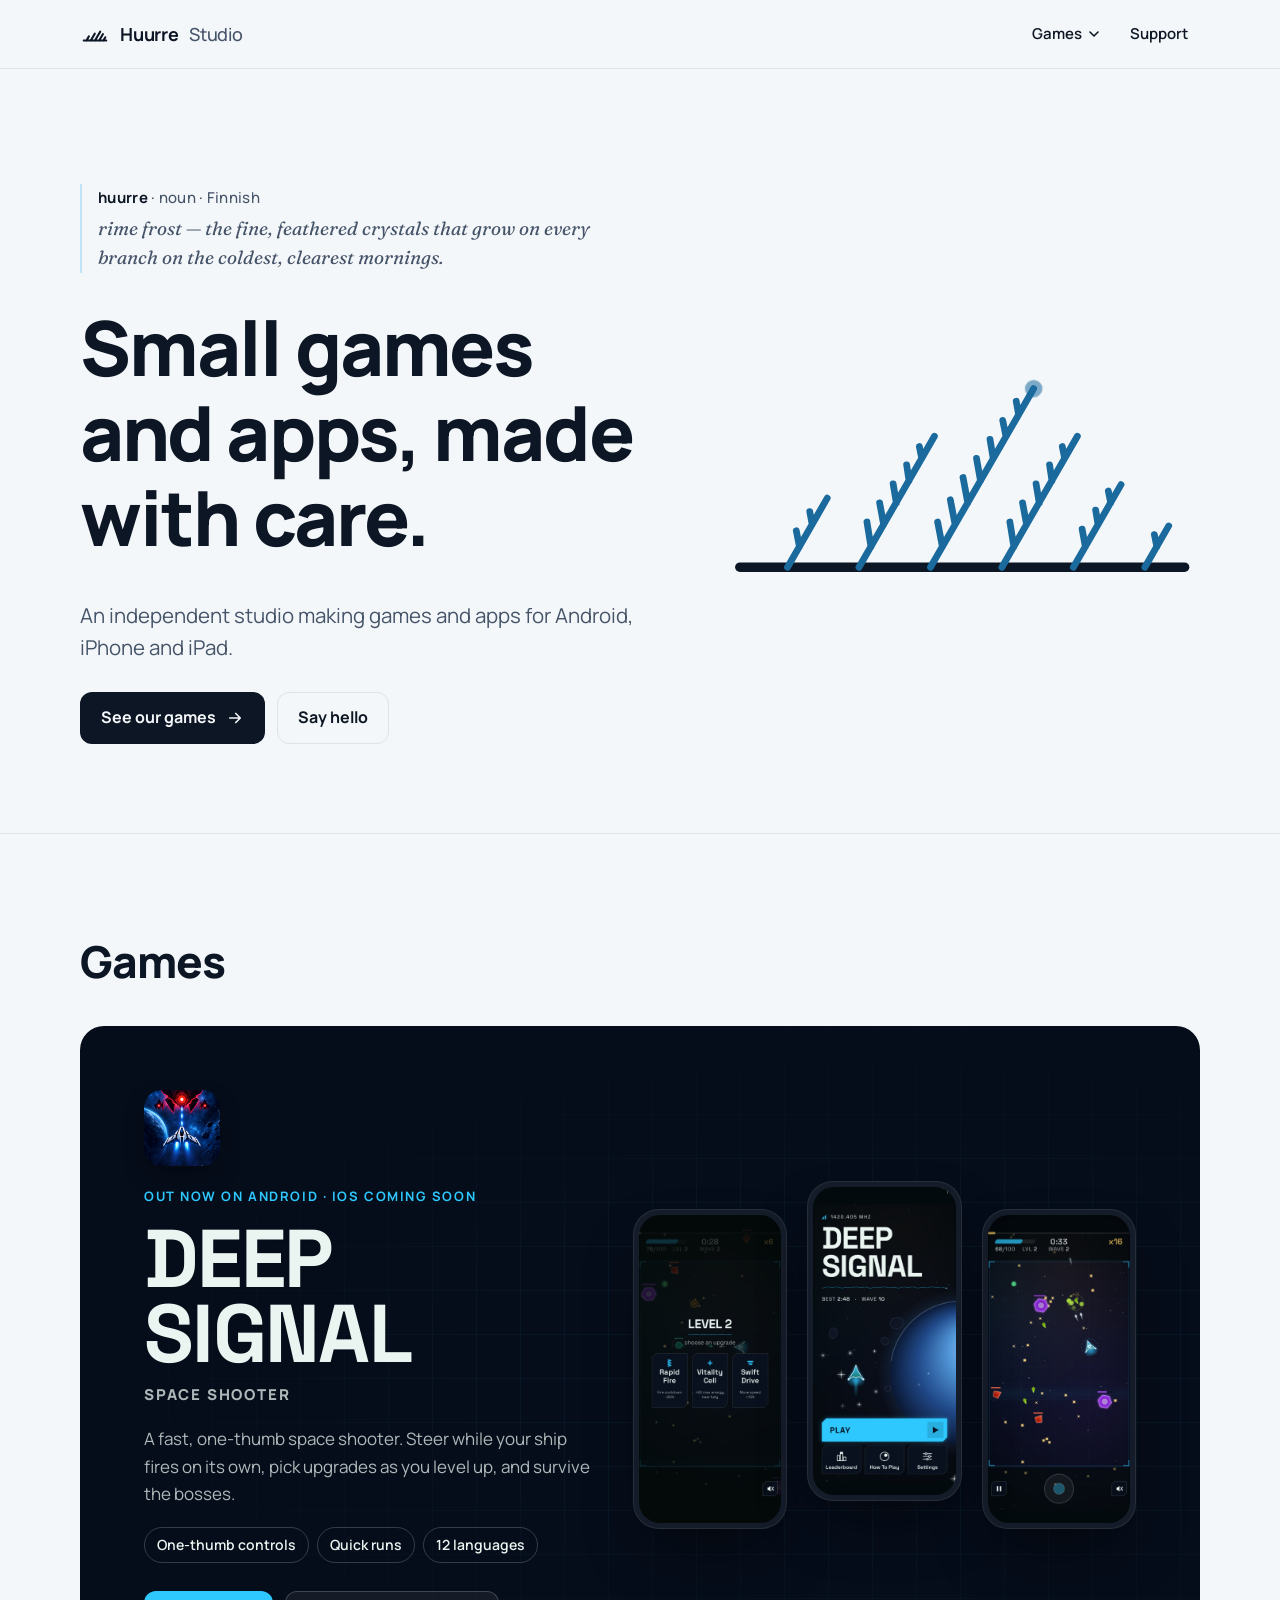
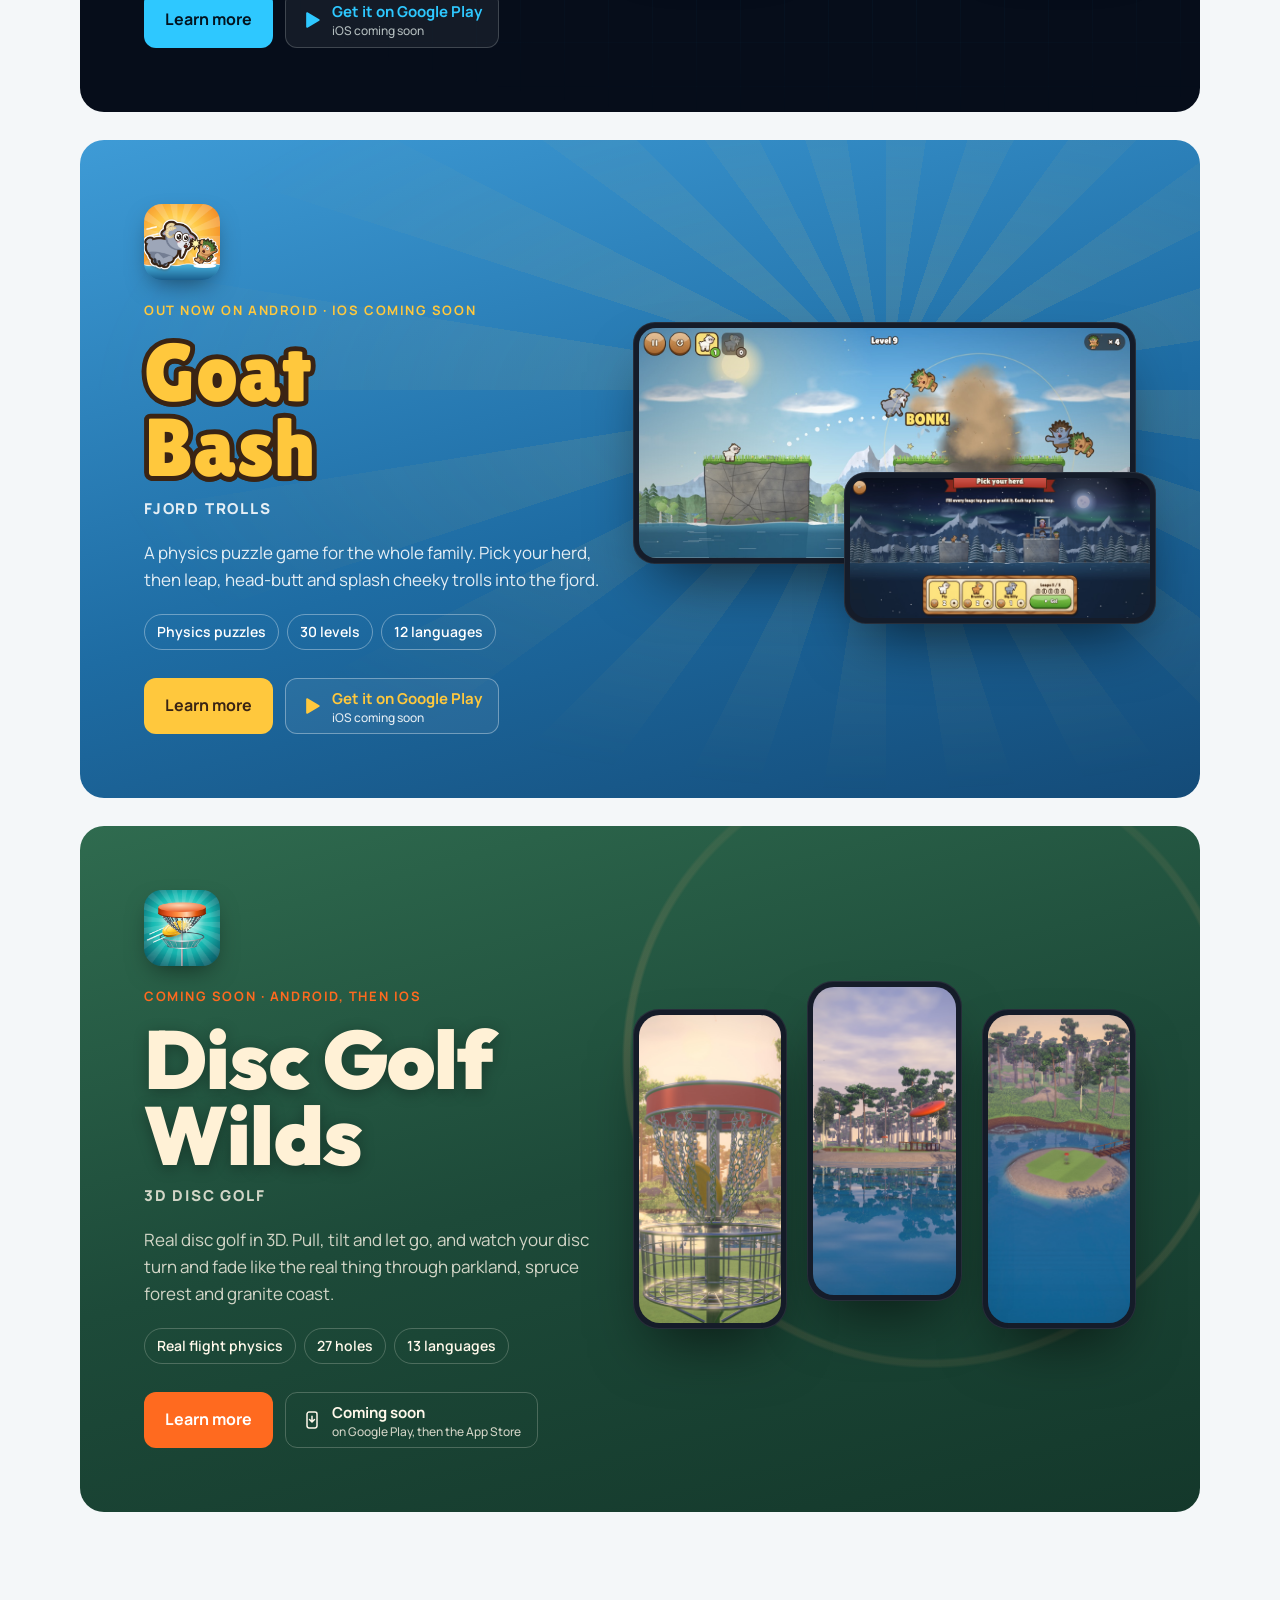
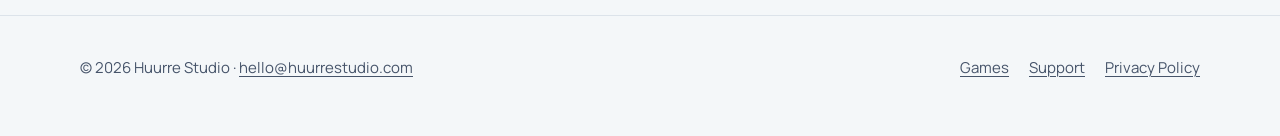
<file: index.html>
<!doctype html>
<html lang="en">
<head>
<meta charset="utf-8">
<meta name="viewport" content="width=device-width, initial-scale=1">
<title>Huurre Studio — small games and apps, made with care</title>
<meta name="description" content="Huurre Studio is an independent studio making games and apps for Android, iPhone and iPad.">
<link rel="canonical" href="https://huurrestudio.com/">
<meta property="og:type" content="website">
<meta property="og:title" content="Huurre Studio — small games and apps, made with care">
<meta property="og:description" content="Huurre Studio is an independent studio making games and apps for Android, iPhone and iPad.">
<meta property="og:image" content="https://huurrestudio.com/assets/og-image.png">
<meta name="twitter:card" content="summary_large_image">
<meta name="theme-color" content="#F4F7F9" media="(prefers-color-scheme: light)">
<meta name="theme-color" content="#0A111B" media="(prefers-color-scheme: dark)">
<link rel="icon" href="/favicon.svg" type="image/svg+xml">
<link rel="apple-touch-icon" href="/apple-touch-icon.png">
<link rel="preconnect" href="https://fonts.googleapis.com">
<link rel="preconnect" href="https://fonts.gstatic.com" crossorigin>
<link href="https://fonts.googleapis.com/css2?family=Fraunces:ital,opsz,wght@1,9..144,400&family=Lilita+One&family=Manrope:wght@400;500;600;700;800&family=Outfit:wght@900&family=Space+Grotesk:wght@700&display=swap" rel="stylesheet">
<link rel="stylesheet" href="/assets/site.css?v=d236c60b64">
<script src="/assets/site.js?v=861329c727" defer></script>
</head><body>
<a class="skip" href="#main">Skip to content</a>

<header class="site-header">
  <div class="wrap">
    <a class="brand" href="/" aria-label="Huurre Studio, home">
      <svg viewBox="0 0 64 64" fill="none" stroke="currentColor" stroke-width="4.5" stroke-linecap="round" aria-hidden="true"><path d="M8 46H56M14 46 19 37M23 46 31.5 31.3M32 46 43 27M41 46 49 32.1M50 46 54 39.1"/></svg>
      Huurre <span>Studio</span>
    </a>
    <nav class="nav" aria-label="Main">
      <details class="menu">
        <summary>Games <svg class="chev" viewBox="0 0 24 24" fill="none" stroke="currentColor" stroke-width="2.4" stroke-linecap="round" stroke-linejoin="round" aria-hidden="true"><path d="M6 9l6 6 6-6"/></svg></summary>
        <ul class="menu-list">
          <li><a href="/deep-signal/">
            <img src="/assets/deep-signal/icon.png" width="256" height="256" alt="">
            <span><strong>Deep Signal</strong><small>Space Shooter</small></span>
          </a></li>
          <li><a href="/goat-bash/">
            <img src="/assets/goat-bash/icon.png" width="256" height="256" alt="">
            <span><strong>Goat Bash</strong><small>Fjord Trolls</small></span>
          </a></li>
          <li><a href="/disc-golf-wilds/">
            <img src="/assets/disc-golf-wilds/icon.png" width="256" height="256" alt="">
            <span><strong>Disc Golf Wilds</strong><small>3D Disc Golf</small></span>
          </a></li>
          <li class="menu-all"><a href="/#games">All games</a></li>
        </ul>
      </details>
      <a href="/support/">Support</a>
    </nav>
  </div>
</header>

<main id="main">
  <div class="hero">
    <div class="wrap">
      <div>
        <div class="definition">
          <div class="term">huurre <em>· noun · Finnish</em></div>
          <p>rime frost — the fine, feathered crystals that grow on every branch on the coldest, clearest mornings.</p>
        </div>
        <h1>Small games and apps, made with care.</h1>
        <p class="lede">An independent studio making games and apps for Android, iPhone and iPad.</p>
        <div class="btns">
          <a class="btn btn-primary" href="#games">See our games
            <svg viewBox="0 0 24 24" fill="none" stroke="currentColor" stroke-width="2.2" stroke-linecap="round" stroke-linejoin="round" aria-hidden="true"><path d="M5 12h14M13 6l6 6-6 6"/></svg>
          </a>
          <a class="btn btn-ghost" href="mailto:hello@huurrestudio.com">Say hello</a>
        </div>
      </div>
      <div class="hero-art" aria-hidden="true">
        <svg viewBox="2 16 60 33" fill="none" stroke-width="0.85" stroke-linecap="round">
          <path class="twig" stroke-width="1.2" d="M4 46H60"/>
          <path class="needle" d="M10 46 15.0 37.3M11.5 43.4 11.1 41.4M13.1 40.6 12.8 39.0"/>
          <path class="needle" d="M19 46 28.5 29.5M20.5 43.4 20.0 40.3M22.1 40.6 21.6 37.9M23.7 37.9 23.3 35.5M25.3 35.1 25.0 33.1M26.9 32.3 26.6 30.8"/>
          <path class="needle" d="M28 46 41.0 23.5M29.5 43.4 28.9 40.3M31.1 40.6 30.5 37.5M32.7 37.9 32.1 34.7M34.3 35.1 33.8 32.3M35.9 32.3 35.5 29.9M37.5 29.5 37.1 27.5M39.1 26.8 38.8 25.1"/>
          <path class="needle" d="M37 46 46.5 29.5M38.5 43.4 38.0 40.3M40.1 40.6 39.6 37.9M41.7 37.9 41.3 35.5M43.3 35.1 43.0 33.1M44.9 32.3 44.6 30.8"/>
          <path class="needle" d="M46 46 52.0 35.6M47.5 43.4 47.1 41.2M49.1 40.6 48.8 38.8M50.7 37.9 50.4 36.4"/>
          <path class="needle" d="M55 46 58.0 40.8M56.5 43.4 56.2 41.9"/>
          <circle class="crystal" cx="41" cy="23.5" r="1.1"/>
        </svg>
      </div>
    </div>
  </div>

  <hr class="rule">

  <section id="games" aria-labelledby="games-title">
    <div class="wrap">
      <div class="section-head">
        <h2 id="games-title">Games</h2>
      </div>
      <div class="game-list">
      <article class="game game--deep-signal" aria-labelledby="deep-signal-title">
        <div class="game-text">
          <img class="game-icon" src="/assets/deep-signal/icon.png" width="256" height="256" alt="">
          <p class="eyebrow">Out now on Android · iOS coming soon</p>
          <h3 id="deep-signal-title" class="game-title">Deep<br>Signal</h3>
          <p class="game-sub">Space Shooter</p>
          <p class="game-summary">A fast, one-thumb space shooter. Steer while your ship fires on its own, pick upgrades as you level up, and survive the bosses.</p>
          <ul class="chips" aria-label="Highlights"><li>One-thumb controls</li><li>Quick runs</li><li>12 languages</li></ul>
          <div class="btns">
            <a class="btn btn-primary" href="/deep-signal/">Learn more</a>
            <a class="badge-soon badge-store" href="https://play.google.com/store/apps/details?id=com.huurrestudio.deepsignal" rel="noopener"><svg viewBox="0 0 24 24" fill="currentColor" aria-hidden="true"><path d="M5 3.6v16.8c0 .8.9 1.3 1.6.9l14.1-8.4c.7-.4.7-1.4 0-1.8L6.6 2.7C5.9 2.3 5 2.8 5 3.6z"/></svg><span>Get it on Google Play<small>iOS coming soon</small></span></a>
          </div>
        </div>
        <div class="shots shots--portrait">
          <div class="shot"><img src="/assets/deep-signal/upgrade.jpg" width="720" height="1558" alt="Deep Signal level-up screen: choose one of three upgrades — Rapid Fire, Vitality Cell or Swift Drive."></div>
          <div class="shot"><img src="/assets/deep-signal/menu.jpg" width="720" height="1558" alt="Deep Signal main menu: the title above a glowing signal trace, a ship rising past a blue planet, and a Play button." loading="lazy"></div>
          <div class="shot"><img src="/assets/deep-signal/gameplay.jpg" width="720" height="1558" alt="Deep Signal gameplay: the player&#x27;s ship firing at purple and red enemy ships, with glowing pickups and a x16 combo." loading="lazy"></div>
        </div>
      </article>

      <article class="game game--goat-bash" aria-labelledby="goat-bash-title">
        <div class="game-text">
          <img class="game-icon" src="/assets/goat-bash/icon.png" width="256" height="256" alt="">
          <p class="eyebrow">Out now on Android · iOS coming soon</p>
          <h3 id="goat-bash-title" class="game-title">Goat<br>Bash</h3>
          <p class="game-sub">Fjord Trolls</p>
          <p class="game-summary">A physics puzzle game for the whole family. Pick your herd, then leap, head-butt and splash cheeky trolls into the fjord.</p>
          <ul class="chips" aria-label="Highlights"><li>Physics puzzles</li><li>30 levels</li><li>12 languages</li></ul>
          <div class="btns">
            <a class="btn btn-primary" href="/goat-bash/">Learn more</a>
            <a class="badge-soon badge-store" href="https://play.google.com/store/apps/details?id=com.huurrestudio.goatbash" rel="noopener"><svg viewBox="0 0 24 24" fill="currentColor" aria-hidden="true"><path d="M5 3.6v16.8c0 .8.9 1.3 1.6.9l14.1-8.4c.7-.4.7-1.4 0-1.8L6.6 2.7C5.9 2.3 5 2.8 5 3.6z"/></svg><span>Get it on Google Play<small>iOS coming soon</small></span></a>
          </div>
        </div>
        <div class="shots shots--landscape">
          <div class="shot"><img src="/assets/goat-bash/action.jpg" width="1280" height="600" alt="Goat Bash gameplay: Big Billy head-butts a troll with a BONK!, a barrel of troll potion explodes and trolls fly towards the water."></div>
          <div class="shot"><img src="/assets/goat-bash/herd.jpg" width="1280" height="600" alt="The Pick your herd screen under the northern lights: two leaps for Pip, two for Bramble and one for Big Billy." loading="lazy"></div>
        </div>
      </article>

      <article class="game game--disc-golf-wilds" aria-labelledby="disc-golf-wilds-title">
        <div class="game-text">
          <img class="game-icon" src="/assets/disc-golf-wilds/icon.png" width="256" height="256" alt="">
          <p class="eyebrow">Coming soon · Android, then iOS</p>
          <h3 id="disc-golf-wilds-title" class="game-title">Disc Golf<br>Wilds</h3>
          <p class="game-sub">3D Disc Golf</p>
          <p class="game-summary">Real disc golf in 3D. Pull, tilt and let go, and watch your disc turn and fade like the real thing through parkland, spruce forest and granite coast.</p>
          <ul class="chips" aria-label="Highlights"><li>Real flight physics</li><li>27 holes</li><li>13 languages</li></ul>
          <div class="btns">
            <a class="btn btn-primary" href="/disc-golf-wilds/">Learn more</a>
            <span class="badge-soon" role="note"><svg viewBox="0 0 24 24" fill="none" stroke="currentColor" stroke-width="1.8" stroke-linecap="round" stroke-linejoin="round" aria-hidden="true"><rect x="6" y="2.5" width="12" height="19" rx="2.5"/><path d="M12 7.5v7M9 11.5l3 3 3-3"/></svg><span>Coming soon<small>on Google Play, then the App Store</small></span></span>
          </div>
        </div>
        <div class="shots shots--portrait">
          <div class="shot"><img src="/assets/disc-golf-wilds/chains.jpg" width="720" height="1280" alt="Disc Golf Wilds: a gold disc caught in the chains of a basket, backlit by the sunset at Granite Bay."></div>
          <div class="shot"><img src="/assets/disc-golf-wilds/water.jpg" width="720" height="1280" alt="Disc Golf Wilds: an orange disc flying low over a calm lake toward an island green, trees reflected in the water." loading="lazy"></div>
          <div class="shot"><img src="/assets/disc-golf-wilds/island.jpg" width="720" height="1280" alt="Disc Golf Wilds: an aerial view of the island green on Granite Bay hole 3, a wooden bridge leading across the water." loading="lazy"></div>
        </div>
      </article>
      </div>
    </div>
  </section>
</main>

<footer class="site-footer">
  <div class="wrap">
    <p style="margin:0">© 2026 Huurre Studio · <a href="mailto:hello@huurrestudio.com">hello@huurrestudio.com</a></p>
    <nav aria-label="Footer">
      <a href="/#games">Games</a>
      <a href="/support/">Support</a>
      <a href="/privacy/">Privacy Policy</a>
    </nav>
  </div>
</footer>
</body>
</html>
</file>
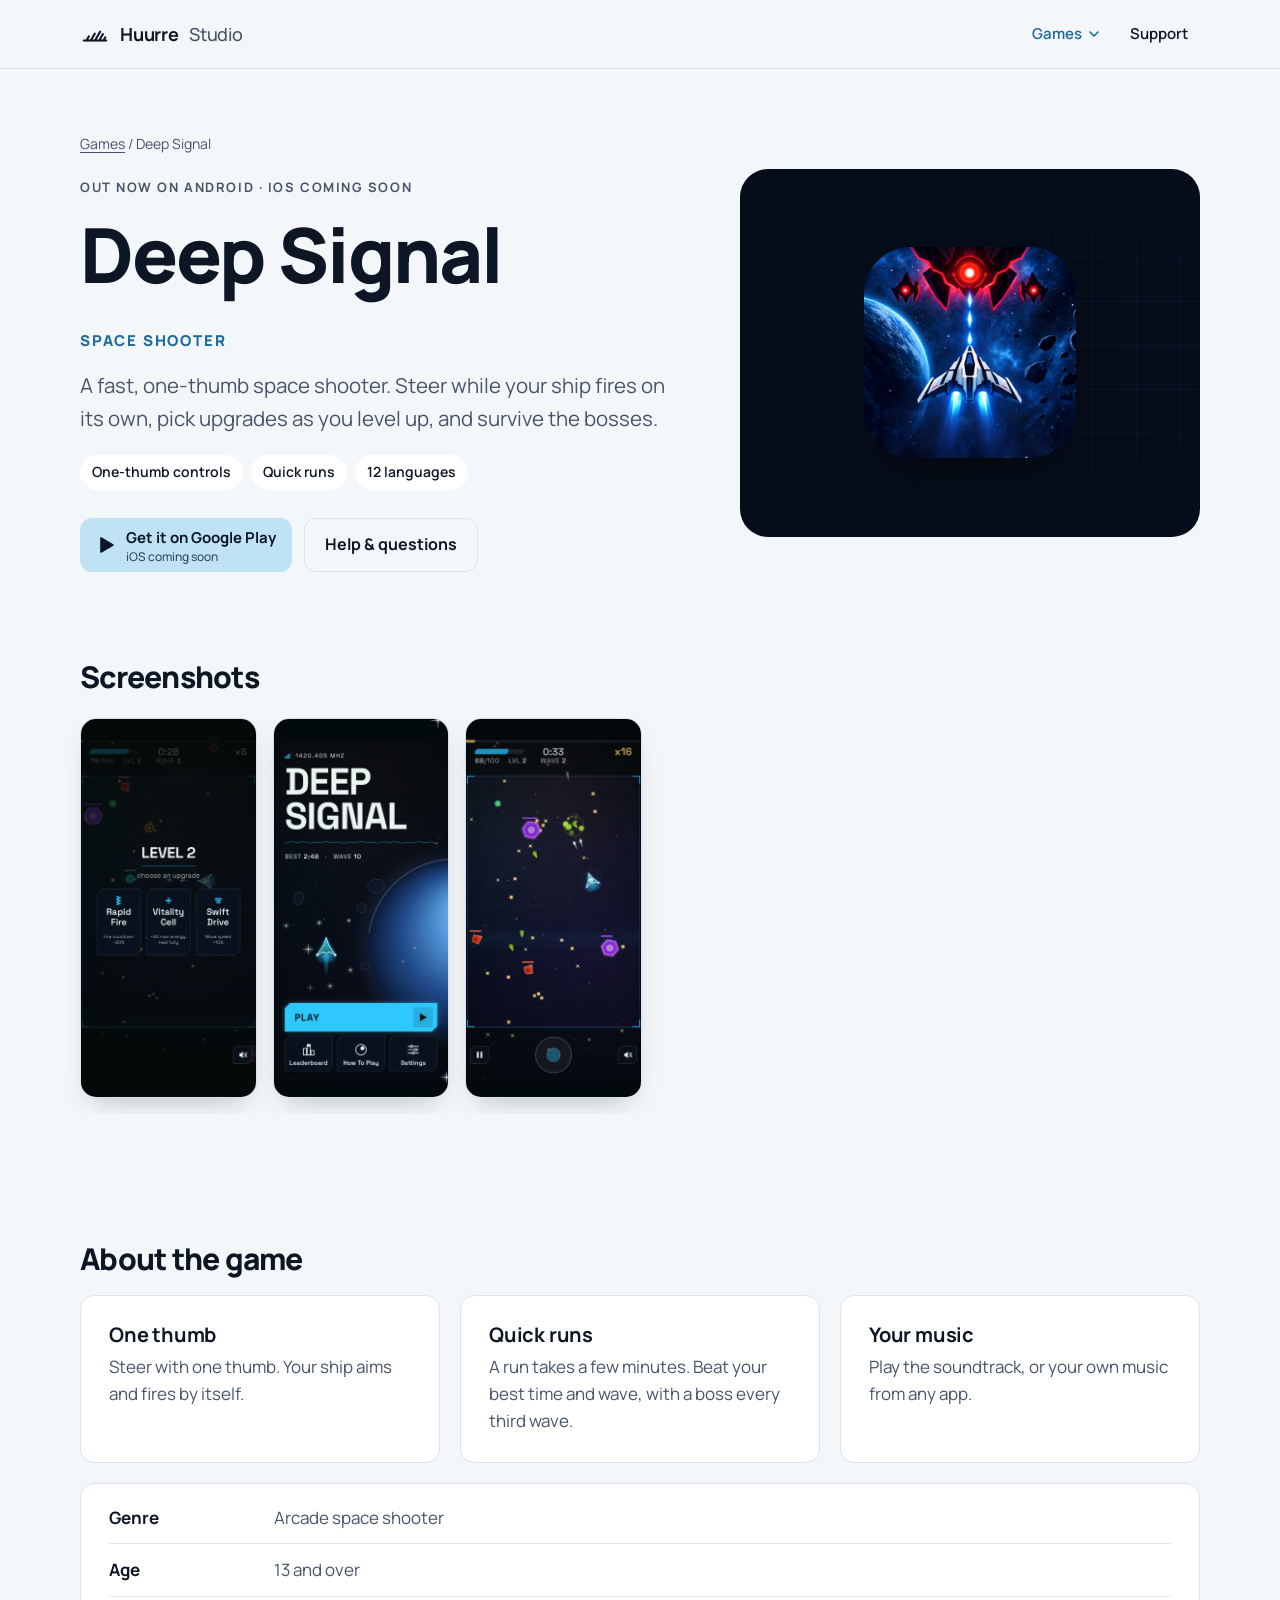
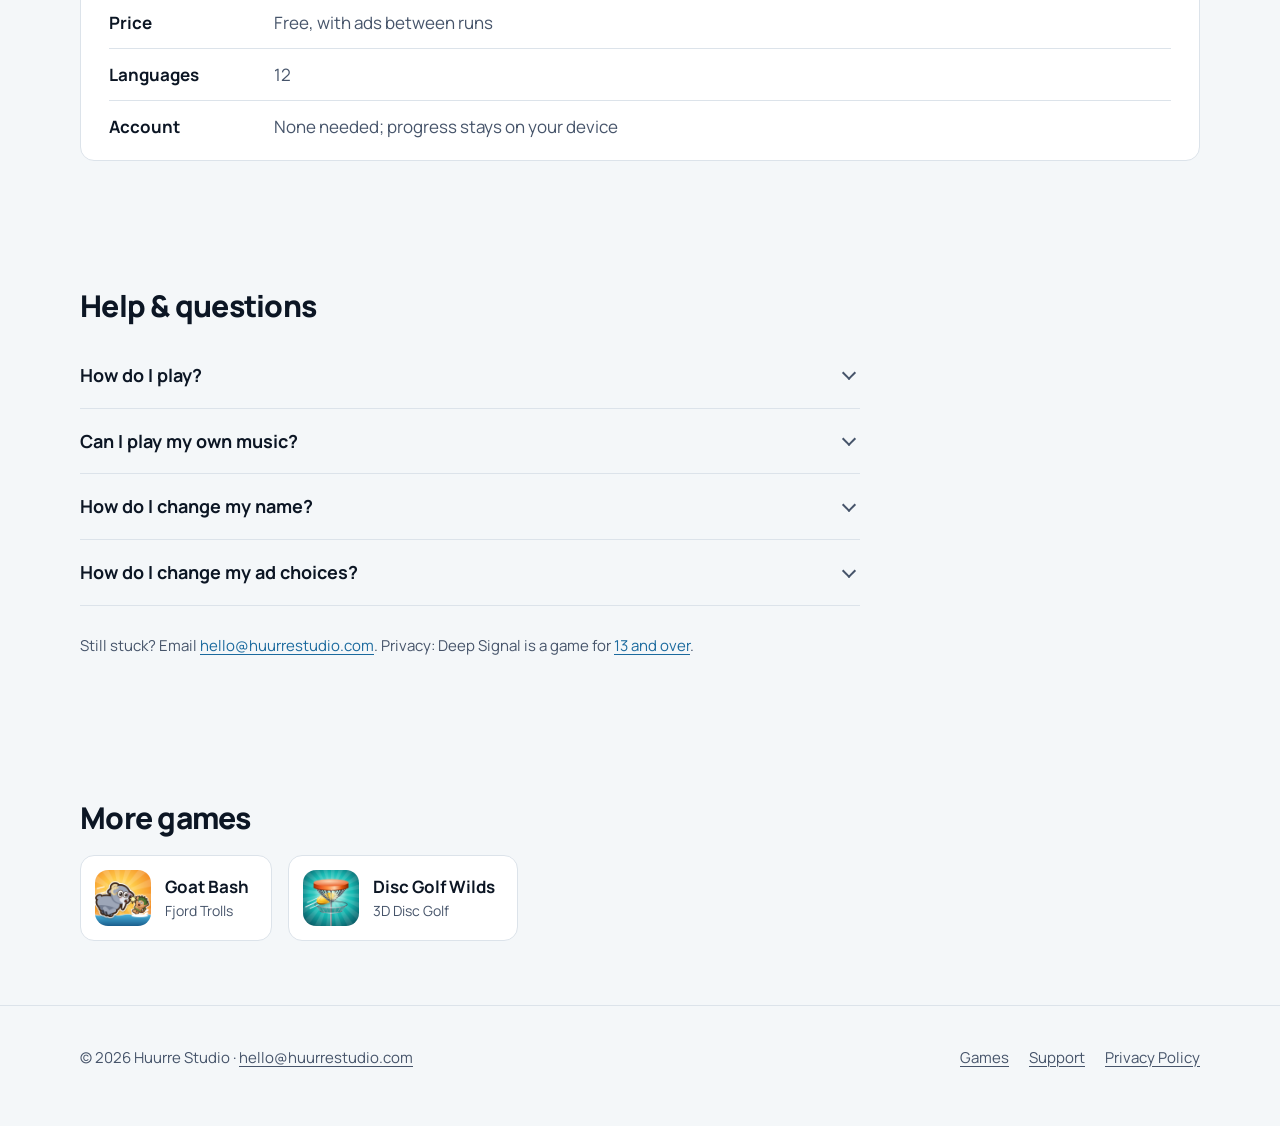
<file: deep-signal/index.html>
<!doctype html>
<html lang="en">
<head>
<meta charset="utf-8">
<meta name="viewport" content="width=device-width, initial-scale=1">
<title>Deep Signal: Space Shooter | Huurre Studio</title>
<meta name="description" content="Deep Signal: Space Shooter. A fast, one-thumb space shooter. Steer while your ship fires on its own, pick upgrades as you level up, and survive the bosses.">
<link rel="canonical" href="https://huurrestudio.com/deep-signal/">
<meta property="og:type" content="website">
<meta property="og:title" content="Deep Signal: Space Shooter | Huurre Studio">
<meta property="og:description" content="Deep Signal: Space Shooter. A fast, one-thumb space shooter. Steer while your ship fires on its own, pick upgrades as you level up, and survive the bosses.">
<meta property="og:image" content="https://huurrestudio.com/assets/og-image.png">
<meta name="twitter:card" content="summary_large_image">
<meta name="theme-color" content="#F4F7F9" media="(prefers-color-scheme: light)">
<meta name="theme-color" content="#0A111B" media="(prefers-color-scheme: dark)">
<link rel="icon" href="/favicon.svg" type="image/svg+xml">
<link rel="apple-touch-icon" href="/apple-touch-icon.png">
<link rel="preconnect" href="https://fonts.googleapis.com">
<link rel="preconnect" href="https://fonts.gstatic.com" crossorigin>
<link href="https://fonts.googleapis.com/css2?family=Fraunces:ital,opsz,wght@1,9..144,400&family=Lilita+One&family=Manrope:wght@400;500;600;700;800&family=Outfit:wght@900&family=Space+Grotesk:wght@700&display=swap" rel="stylesheet">
<link rel="stylesheet" href="/assets/site.css?v=d236c60b64">
<script src="/assets/site.js?v=861329c727" defer></script>
</head><body>
<a class="skip" href="#main">Skip to content</a>

<header class="site-header">
  <div class="wrap">
    <a class="brand" href="/" aria-label="Huurre Studio, home">
      <svg viewBox="0 0 64 64" fill="none" stroke="currentColor" stroke-width="4.5" stroke-linecap="round" aria-hidden="true"><path d="M8 46H56M14 46 19 37M23 46 31.5 31.3M32 46 43 27M41 46 49 32.1M50 46 54 39.1"/></svg>
      Huurre <span>Studio</span>
    </a>
    <nav class="nav" aria-label="Main">
      <details class="menu">
        <summary class="is-current">Games <svg class="chev" viewBox="0 0 24 24" fill="none" stroke="currentColor" stroke-width="2.4" stroke-linecap="round" stroke-linejoin="round" aria-hidden="true"><path d="M6 9l6 6 6-6"/></svg></summary>
        <ul class="menu-list">
          <li><a href="/deep-signal/" aria-current="page">
            <img src="/assets/deep-signal/icon.png" width="256" height="256" alt="">
            <span><strong>Deep Signal</strong><small>Space Shooter</small></span>
          </a></li>
          <li><a href="/goat-bash/">
            <img src="/assets/goat-bash/icon.png" width="256" height="256" alt="">
            <span><strong>Goat Bash</strong><small>Fjord Trolls</small></span>
          </a></li>
          <li><a href="/disc-golf-wilds/">
            <img src="/assets/disc-golf-wilds/icon.png" width="256" height="256" alt="">
            <span><strong>Disc Golf Wilds</strong><small>3D Disc Golf</small></span>
          </a></li>
          <li class="menu-all"><a href="/#games">All games</a></li>
        </ul>
      </details>
      <a href="/support/">Support</a>
    </nav>
  </div>
</header>

<main id="main">
  <div class="hero game-hero">
    <div class="wrap">
      <div>
        <p class="crumbs"><a href="/#games">Games</a> <span aria-hidden="true">/</span> Deep Signal</p>
        <p class="eyebrow">Out now on Android · iOS coming soon</p>
        <h1>Deep Signal</h1>
        <p class="game-page-sub">Space Shooter</p>
        <p class="lede">A fast, one-thumb space shooter. Steer while your ship fires on its own, pick upgrades as you level up, and survive the bosses.</p>
        <ul class="chips chips--plain" aria-label="Highlights"><li>One-thumb controls</li><li>Quick runs</li><li>12 languages</li></ul>
        <div class="btns">
          <a class="badge-soon badge-store badge-soon--plain" href="https://play.google.com/store/apps/details?id=com.huurrestudio.deepsignal" rel="noopener"><svg viewBox="0 0 24 24" fill="currentColor" aria-hidden="true"><path d="M5 3.6v16.8c0 .8.9 1.3 1.6.9l14.1-8.4c.7-.4.7-1.4 0-1.8L6.6 2.7C5.9 2.3 5 2.8 5 3.6z"/></svg><span>Get it on Google Play<small>iOS coming soon</small></span></a>
          <a class="btn btn-ghost" href="#help">Help &amp; questions</a>
        </div>
      </div>
      <div class="game-art game--deep-signal" aria-hidden="true">
        <img src="/assets/deep-signal/icon.png" width="256" height="256" alt="">
      </div>
    </div>
  </div>

  <section class="band" aria-labelledby="shots-title">
    <div class="wrap">
      <h2 id="shots-title">Screenshots</h2>
    </div>
    <ul class="gallery" tabindex="0" aria-label="Deep Signal screenshots, scroll sideways for more"><li><img src="/assets/deep-signal/upgrade.jpg" width="720" height="1558" alt="Deep Signal level-up screen: choose one of three upgrades — Rapid Fire, Vitality Cell or Swift Drive." loading="lazy"></li><li><img src="/assets/deep-signal/menu.jpg" width="720" height="1558" alt="Deep Signal main menu: the title above a glowing signal trace, a ship rising past a blue planet, and a Play button." loading="lazy"></li><li><img src="/assets/deep-signal/gameplay.jpg" width="720" height="1558" alt="Deep Signal gameplay: the player&#x27;s ship firing at purple and red enemy ships, with glowing pickups and a x16 combo." loading="lazy"></li></ul>
  </section>

  <section class="band" aria-labelledby="about-title">
    <div class="wrap">
      <h2 id="about-title">About the game</h2>
      <div class="grid-3"><div class="card"><h3>One thumb</h3><p>Steer with one thumb. Your ship aims and fires by itself.</p></div><div class="card"><h3>Quick runs</h3><p>A run takes a few minutes. Beat your best time and wave, with a boss every third wave.</p></div><div class="card"><h3>Your music</h3><p>Play the soundtrack, or your own music from any app.</p></div></div>
      <dl class="details" aria-label="Game details"><div><dt>Genre</dt><dd>Arcade space shooter</dd></div><div><dt>Age</dt><dd>13 and over</dd></div><div><dt>Price</dt><dd>Free, with ads between runs</dd></div><div><dt>Languages</dt><dd>12</dd></div><div><dt>Account</dt><dd>None needed; progress stays on your device</dd></div></dl>
    </div>
  </section>

  <section class="band" id="help" aria-labelledby="help-title">
    <div class="wrap narrow">
      <h2 id="help-title">Help &amp; questions</h2>
      <div class="faq">
        <details>
          <summary>How do I play?</summary>
          <div><p>Drag the control wheel to steer. Your ship fires by itself. Collect orbs to level up and pick an upgrade each time.</p></div>
        </details>
        <details>
          <summary>Can I play my own music?</summary>
          <div><p>Yes: <strong>Settings → Background Music → Your Music</strong>, then play music from any app.</p></div>
        </details>
        <details>
          <summary>How do I change my name?</summary>
          <div><p><strong>Settings → Change Name</strong>.</p></div>
        </details>
        <details>
          <summary>How do I change my ad choices?</summary>
          <div><p>In the game: <strong>Settings → Privacy Choices</strong> (where available). On iPhone: <strong>Settings → Privacy &amp; Security → Tracking</strong>. On Android: <strong>Settings → Google → Ads</strong>. See the <a href="/privacy/#teen-games">privacy policy</a>.</p></div>
        </details>
      </div>
      <p class="small-print">Still stuck? Email <a href="mailto:hello@huurrestudio.com?subject=Deep%20Signal">hello@huurrestudio.com</a>. Privacy: Deep Signal is a game for <a href="/privacy/#teen-games">13 and over</a>.</p>
    </div>
  </section>

  <section class="band" aria-labelledby="more-title">
    <div class="wrap">
      <h2 id="more-title">More games</h2>
      <div class="mini-games"><a class="mini-game" href="/goat-bash/">
          <img src="/assets/goat-bash/icon.png" width="256" height="256" alt="" loading="lazy">
          <span><strong>Goat Bash</strong><small>Fjord Trolls</small></span>
        </a><a class="mini-game" href="/disc-golf-wilds/">
          <img src="/assets/disc-golf-wilds/icon.png" width="256" height="256" alt="" loading="lazy">
          <span><strong>Disc Golf Wilds</strong><small>3D Disc Golf</small></span>
        </a></div>
    </div>
  </section>
</main>

<footer class="site-footer">
  <div class="wrap">
    <p style="margin:0">© 2026 Huurre Studio · <a href="mailto:hello@huurrestudio.com">hello@huurrestudio.com</a></p>
    <nav aria-label="Footer">
      <a href="/#games">Games</a>
      <a href="/support/">Support</a>
      <a href="/privacy/">Privacy Policy</a>
    </nav>
  </div>
</footer>
</body>
</html>
</file>
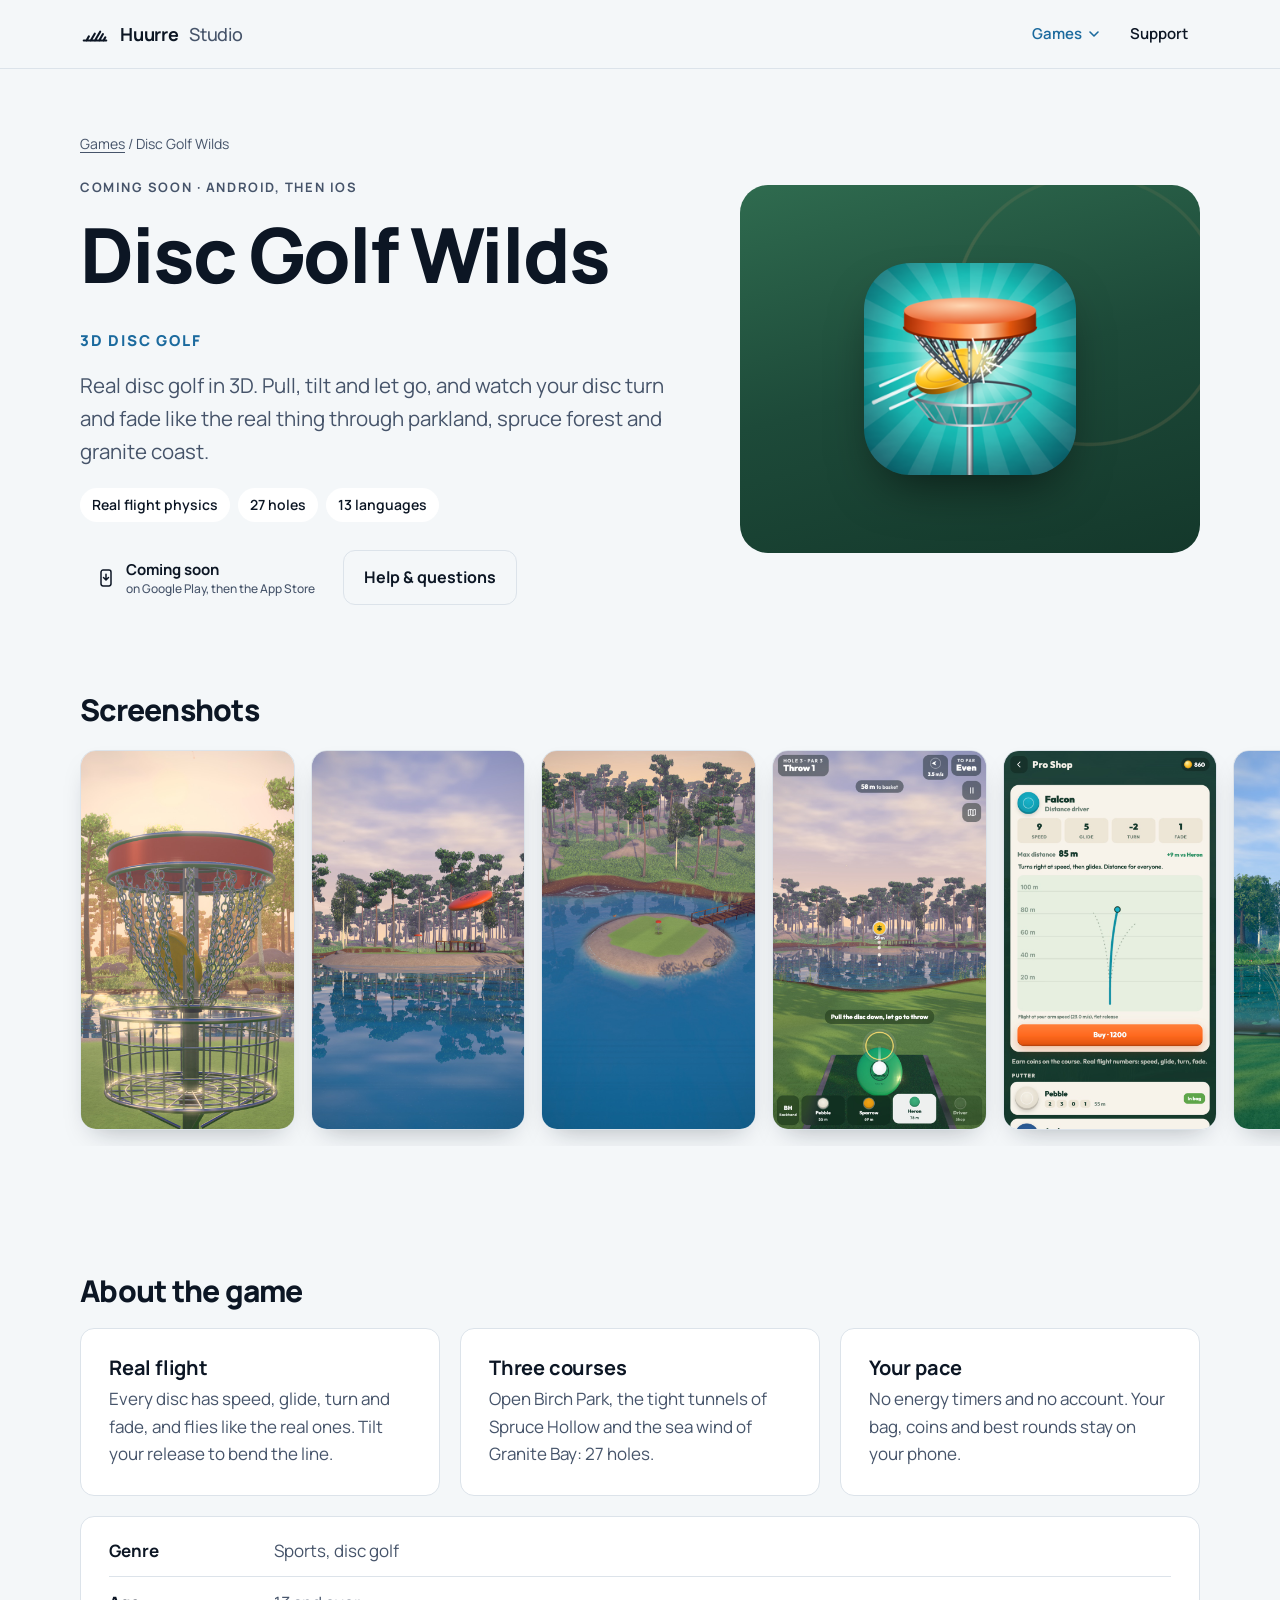
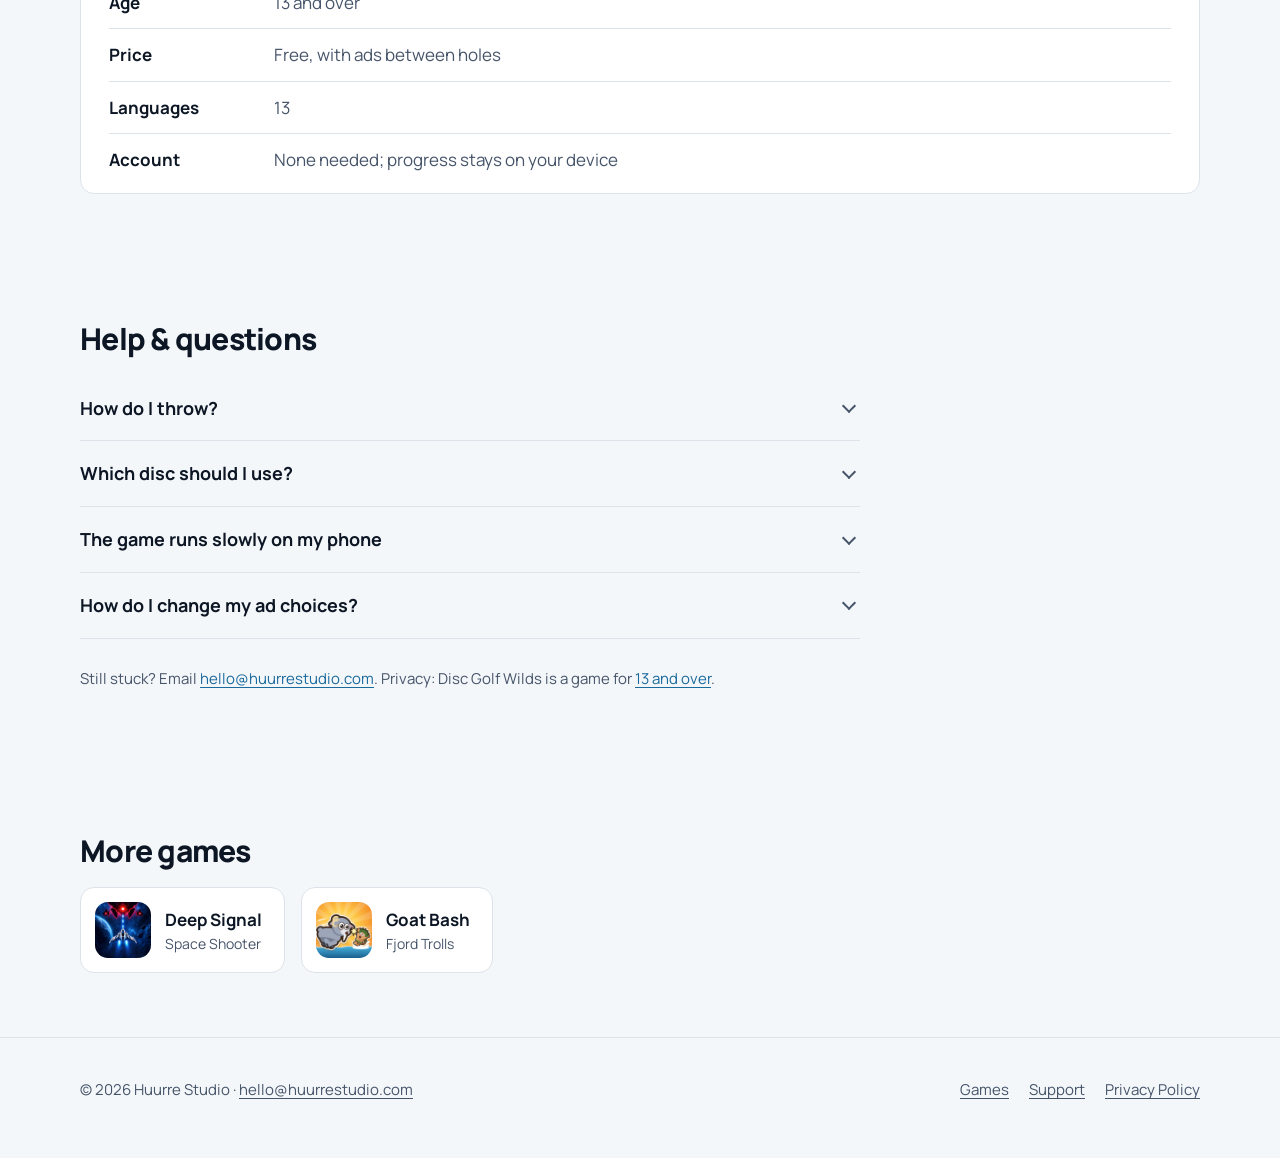
<file: disc-golf-wilds/index.html>
<!doctype html>
<html lang="en">
<head>
<meta charset="utf-8">
<meta name="viewport" content="width=device-width, initial-scale=1">
<title>Disc Golf Wilds: 3D Disc Golf | Huurre Studio</title>
<meta name="description" content="Disc Golf Wilds: 3D Disc Golf. Real disc golf in 3D. Pull, tilt and let go, and watch your disc turn and fade like the real thing through parkland, spruce forest and granite coast.">
<link rel="canonical" href="https://huurrestudio.com/disc-golf-wilds/">
<meta property="og:type" content="website">
<meta property="og:title" content="Disc Golf Wilds: 3D Disc Golf | Huurre Studio">
<meta property="og:description" content="Disc Golf Wilds: 3D Disc Golf. Real disc golf in 3D. Pull, tilt and let go, and watch your disc turn and fade like the real thing through parkland, spruce forest and granite coast.">
<meta property="og:image" content="https://huurrestudio.com/assets/disc-golf-wilds/og.jpg">
<meta name="twitter:card" content="summary_large_image">
<meta name="theme-color" content="#F4F7F9" media="(prefers-color-scheme: light)">
<meta name="theme-color" content="#0A111B" media="(prefers-color-scheme: dark)">
<link rel="icon" href="/favicon.svg" type="image/svg+xml">
<link rel="apple-touch-icon" href="/apple-touch-icon.png">
<link rel="preconnect" href="https://fonts.googleapis.com">
<link rel="preconnect" href="https://fonts.gstatic.com" crossorigin>
<link href="https://fonts.googleapis.com/css2?family=Fraunces:ital,opsz,wght@1,9..144,400&family=Lilita+One&family=Manrope:wght@400;500;600;700;800&family=Outfit:wght@900&family=Space+Grotesk:wght@700&display=swap" rel="stylesheet">
<link rel="stylesheet" href="/assets/site.css?v=d236c60b64">
<script src="/assets/site.js?v=861329c727" defer></script>
</head><body>
<a class="skip" href="#main">Skip to content</a>

<header class="site-header">
  <div class="wrap">
    <a class="brand" href="/" aria-label="Huurre Studio, home">
      <svg viewBox="0 0 64 64" fill="none" stroke="currentColor" stroke-width="4.5" stroke-linecap="round" aria-hidden="true"><path d="M8 46H56M14 46 19 37M23 46 31.5 31.3M32 46 43 27M41 46 49 32.1M50 46 54 39.1"/></svg>
      Huurre <span>Studio</span>
    </a>
    <nav class="nav" aria-label="Main">
      <details class="menu">
        <summary class="is-current">Games <svg class="chev" viewBox="0 0 24 24" fill="none" stroke="currentColor" stroke-width="2.4" stroke-linecap="round" stroke-linejoin="round" aria-hidden="true"><path d="M6 9l6 6 6-6"/></svg></summary>
        <ul class="menu-list">
          <li><a href="/deep-signal/">
            <img src="/assets/deep-signal/icon.png" width="256" height="256" alt="">
            <span><strong>Deep Signal</strong><small>Space Shooter</small></span>
          </a></li>
          <li><a href="/goat-bash/">
            <img src="/assets/goat-bash/icon.png" width="256" height="256" alt="">
            <span><strong>Goat Bash</strong><small>Fjord Trolls</small></span>
          </a></li>
          <li><a href="/disc-golf-wilds/" aria-current="page">
            <img src="/assets/disc-golf-wilds/icon.png" width="256" height="256" alt="">
            <span><strong>Disc Golf Wilds</strong><small>3D Disc Golf</small></span>
          </a></li>
          <li class="menu-all"><a href="/#games">All games</a></li>
        </ul>
      </details>
      <a href="/support/">Support</a>
    </nav>
  </div>
</header>

<main id="main">
  <div class="hero game-hero">
    <div class="wrap">
      <div>
        <p class="crumbs"><a href="/#games">Games</a> <span aria-hidden="true">/</span> Disc Golf Wilds</p>
        <p class="eyebrow">Coming soon · Android, then iOS</p>
        <h1>Disc Golf Wilds</h1>
        <p class="game-page-sub">3D Disc Golf</p>
        <p class="lede">Real disc golf in 3D. Pull, tilt and let go, and watch your disc turn and fade like the real thing through parkland, spruce forest and granite coast.</p>
        <ul class="chips chips--plain" aria-label="Highlights"><li>Real flight physics</li><li>27 holes</li><li>13 languages</li></ul>
        <div class="btns">
          <span class="badge-soon badge-soon--plain" role="note"><svg viewBox="0 0 24 24" fill="none" stroke="currentColor" stroke-width="1.8" stroke-linecap="round" stroke-linejoin="round" aria-hidden="true"><rect x="6" y="2.5" width="12" height="19" rx="2.5"/><path d="M12 7.5v7M9 11.5l3 3 3-3"/></svg><span>Coming soon<small>on Google Play, then the App Store</small></span></span>
          <a class="btn btn-ghost" href="#help">Help &amp; questions</a>
        </div>
      </div>
      <div class="game-art game--disc-golf-wilds" aria-hidden="true">
        <img src="/assets/disc-golf-wilds/icon.png" width="256" height="256" alt="">
      </div>
    </div>
  </div>

  <section class="band" aria-labelledby="shots-title">
    <div class="wrap">
      <h2 id="shots-title">Screenshots</h2>
    </div>
    <ul class="gallery" tabindex="0" aria-label="Disc Golf Wilds screenshots, scroll sideways for more"><li><img src="/assets/disc-golf-wilds/chains.jpg" width="720" height="1280" alt="Disc Golf Wilds: a gold disc caught in the chains of a basket, backlit by the sunset at Granite Bay." loading="lazy"></li><li><img src="/assets/disc-golf-wilds/water.jpg" width="720" height="1280" alt="Disc Golf Wilds: an orange disc flying low over a calm lake toward an island green, trees reflected in the water." loading="lazy"></li><li><img src="/assets/disc-golf-wilds/island.jpg" width="720" height="1280" alt="Disc Golf Wilds: an aerial view of the island green on Granite Bay hole 3, a wooden bridge leading across the water." loading="lazy"></li><li><img src="/assets/disc-golf-wilds/gameplay.jpg" width="720" height="1280" alt="Disc Golf Wilds gameplay: aiming at the island green, 58 m to the basket, with the disc ready at the bottom of the screen." loading="lazy"></li><li><img src="/assets/disc-golf-wilds/shop.jpg" width="720" height="1280" alt="The Pro Shop: the Falcon distance driver with its flight numbers 9, 5, -2, 1 and a chart of its flight." loading="lazy"></li><li><img src="/assets/disc-golf-wilds/birch.jpg" width="720" height="1280" alt="Disc Golf Wilds: a disc flying over the Birch Park pond, with reeds and trees reflected in the water." loading="lazy"></li></ul>
  </section>

  <section class="band" aria-labelledby="about-title">
    <div class="wrap">
      <h2 id="about-title">About the game</h2>
      <div class="grid-3"><div class="card"><h3>Real flight</h3><p>Every disc has speed, glide, turn and fade, and flies like the real ones. Tilt your release to bend the line.</p></div><div class="card"><h3>Three courses</h3><p>Open Birch Park, the tight tunnels of Spruce Hollow and the sea wind of Granite Bay: 27 holes.</p></div><div class="card"><h3>Your pace</h3><p>No energy timers and no account. Your bag, coins and best rounds stay on your phone.</p></div></div>
      <dl class="details" aria-label="Game details"><div><dt>Genre</dt><dd>Sports, disc golf</dd></div><div><dt>Age</dt><dd>13 and over</dd></div><div><dt>Price</dt><dd>Free, with ads between holes</dd></div><div><dt>Languages</dt><dd>13</dd></div><div><dt>Account</dt><dd>None needed; progress stays on your device</dd></div></dl>
    </div>
  </section>

  <section class="band" id="help" aria-labelledby="help-title">
    <div class="wrap narrow">
      <h2 id="help-title">Help &amp; questions</h2>
      <div class="faq">
        <details>
          <summary>How do I throw?</summary>
          <div><p>Put your finger on the disc at the bottom of the screen, pull it down for power and let go. Slide sideways while pulling to tilt the disc: it curves the way it's tilted. Drag anywhere else to look around.</p></div>
        </details>
        <details>
          <summary>Which disc should I use?</summary>
          <div><p>Drivers fly farthest but need a strong arm, putters are the most accurate. The number under each disc is how far it goes for you. Your arm gets stronger as you level up.</p></div>
        </details>
        <details>
          <summary>The game runs slowly on my phone</summary>
          <div><p>Open <strong>Settings → Graphics</strong> and choose <strong>Performance</strong>. It applies right away.</p></div>
        </details>
        <details>
          <summary>How do I change my ad choices?</summary>
          <div><p>In the game: <strong>Settings → Privacy Choices</strong> (where available). On iPhone: <strong>Settings → Privacy &amp; Security → Tracking</strong>. On Android: <strong>Settings → Google → Ads</strong>. See the <a href="/privacy/#teen-games">privacy policy</a>.</p></div>
        </details>
      </div>
      <p class="small-print">Still stuck? Email <a href="mailto:hello@huurrestudio.com?subject=Disc%20Golf%20Wilds">hello@huurrestudio.com</a>. Privacy: Disc Golf Wilds is a game for <a href="/privacy/#teen-games">13 and over</a>.</p>
    </div>
  </section>

  <section class="band" aria-labelledby="more-title">
    <div class="wrap">
      <h2 id="more-title">More games</h2>
      <div class="mini-games"><a class="mini-game" href="/deep-signal/">
          <img src="/assets/deep-signal/icon.png" width="256" height="256" alt="" loading="lazy">
          <span><strong>Deep Signal</strong><small>Space Shooter</small></span>
        </a><a class="mini-game" href="/goat-bash/">
          <img src="/assets/goat-bash/icon.png" width="256" height="256" alt="" loading="lazy">
          <span><strong>Goat Bash</strong><small>Fjord Trolls</small></span>
        </a></div>
    </div>
  </section>
</main>

<footer class="site-footer">
  <div class="wrap">
    <p style="margin:0">© 2026 Huurre Studio · <a href="mailto:hello@huurrestudio.com">hello@huurrestudio.com</a></p>
    <nav aria-label="Footer">
      <a href="/#games">Games</a>
      <a href="/support/">Support</a>
      <a href="/privacy/">Privacy Policy</a>
    </nav>
  </div>
</footer>
</body>
</html>
</file>
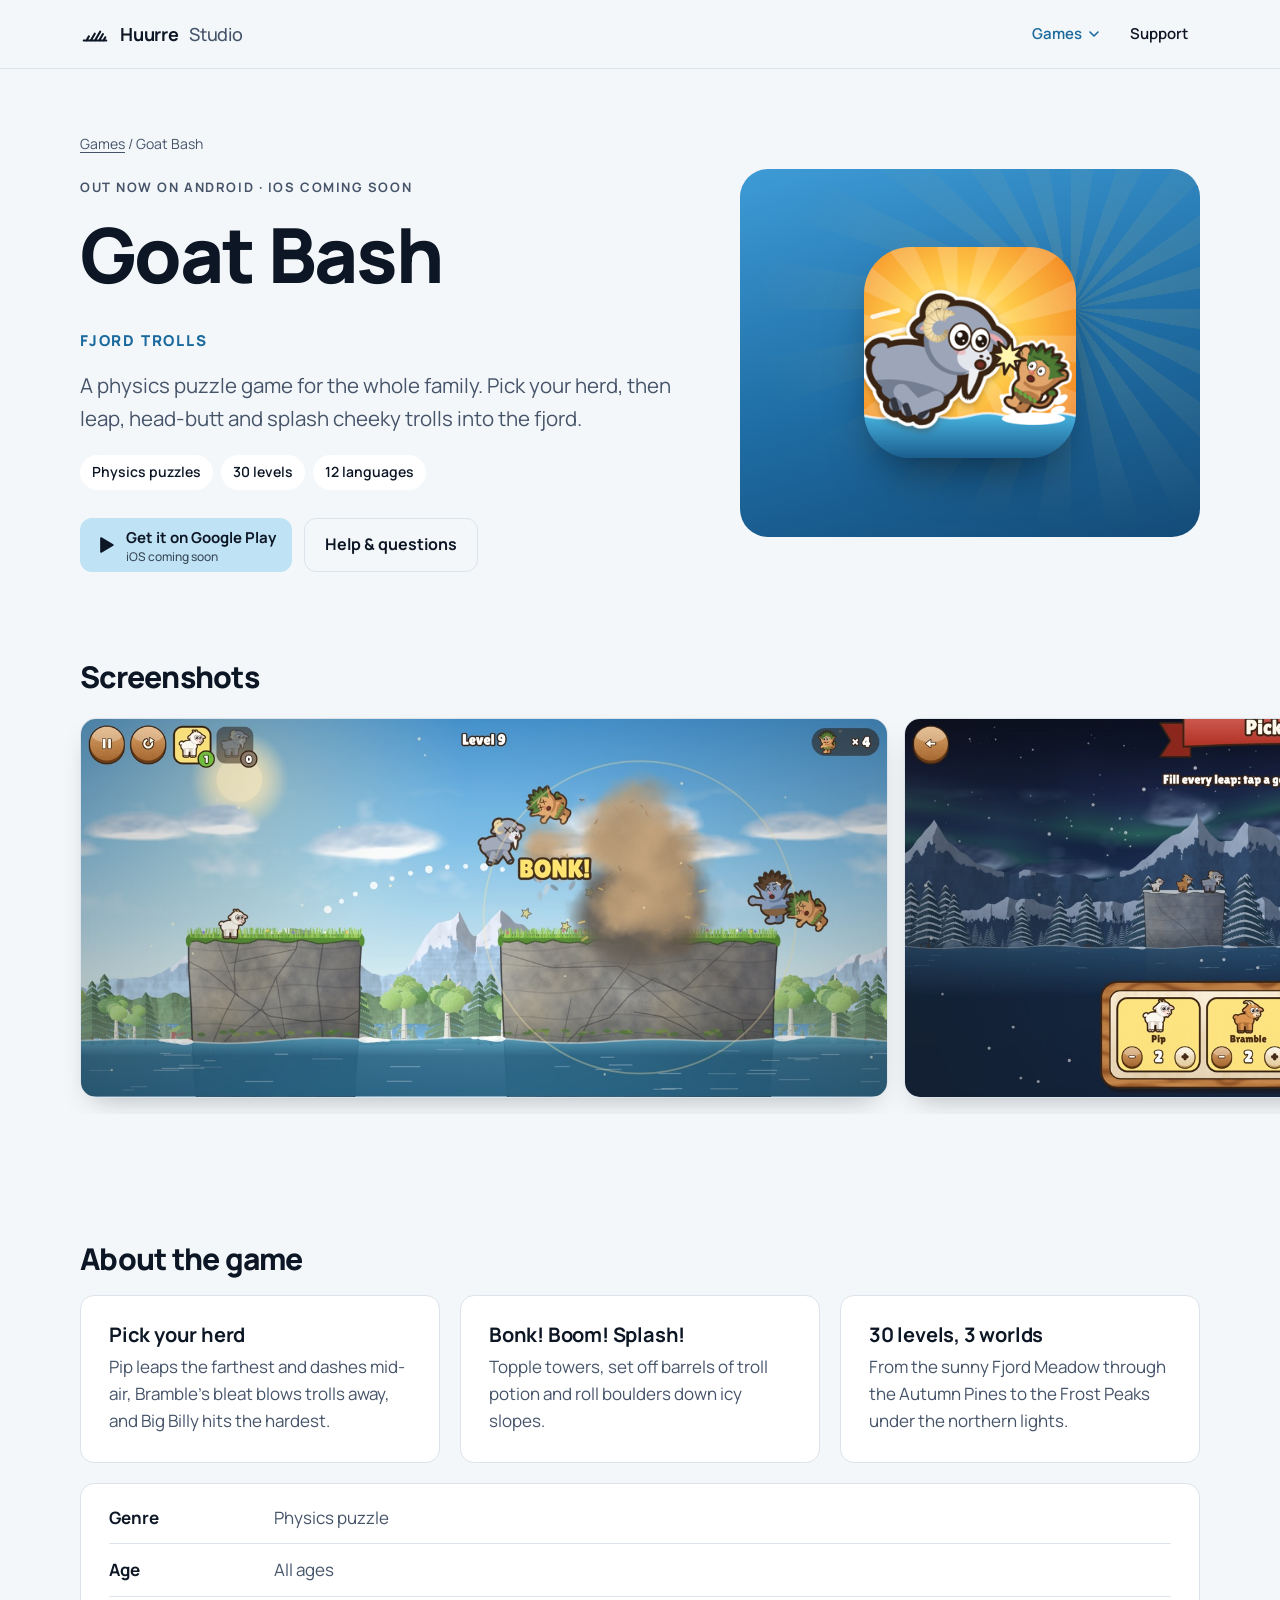
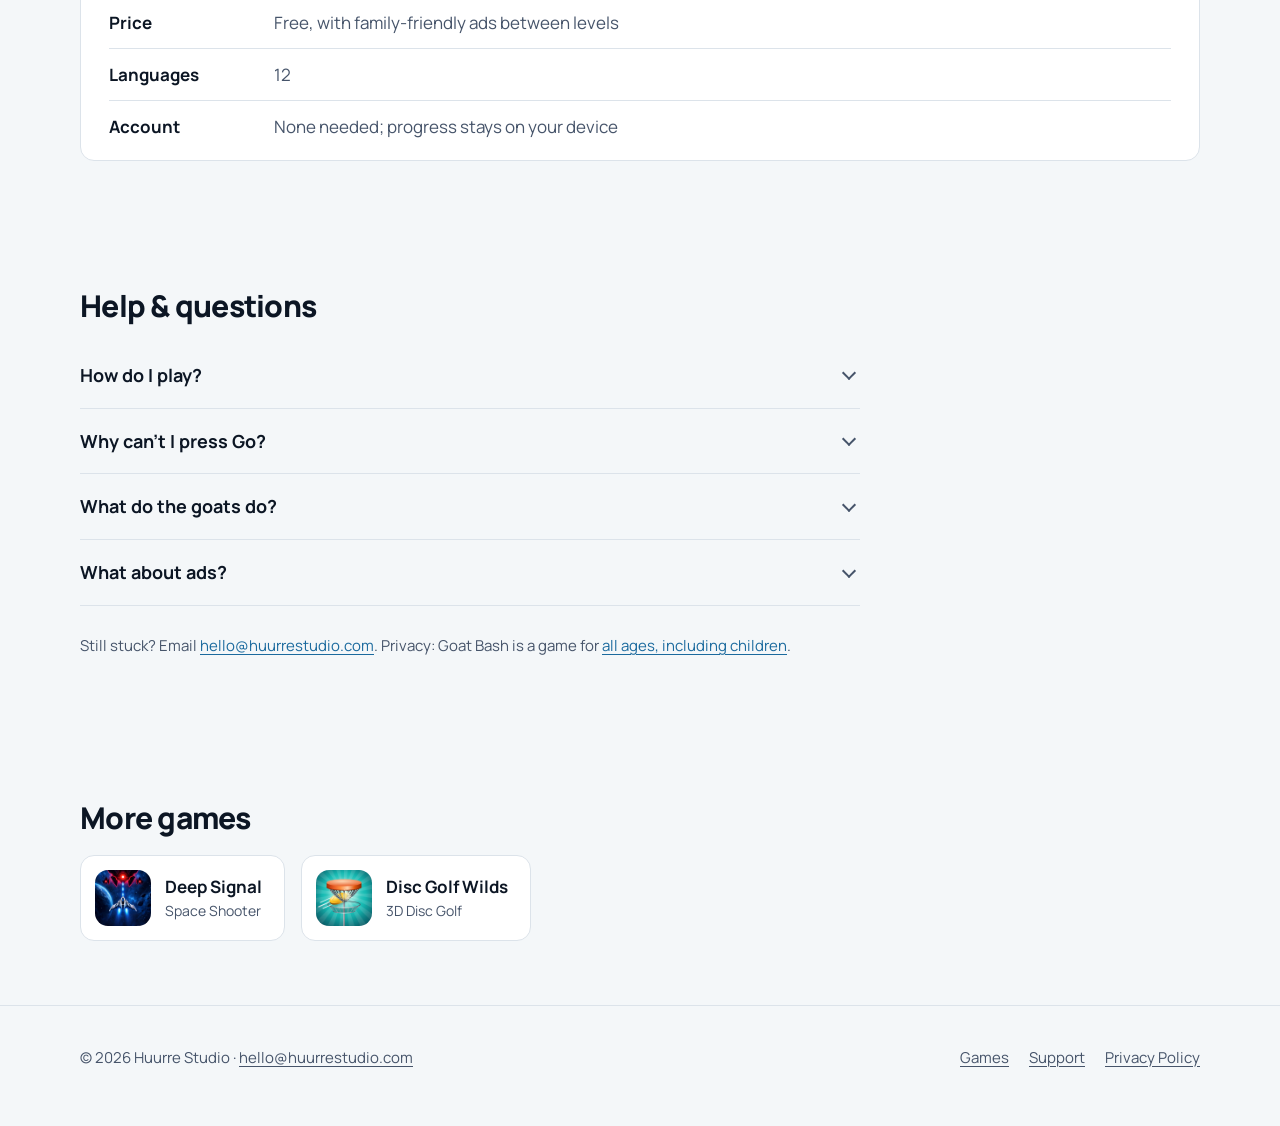
<file: goat-bash/index.html>
<!doctype html>
<html lang="en">
<head>
<meta charset="utf-8">
<meta name="viewport" content="width=device-width, initial-scale=1">
<title>Goat Bash: Fjord Trolls | Huurre Studio</title>
<meta name="description" content="Goat Bash: Fjord Trolls. A physics puzzle game for the whole family. Pick your herd, then leap, head-butt and splash cheeky trolls into the fjord.">
<link rel="canonical" href="https://huurrestudio.com/goat-bash/">
<meta property="og:type" content="website">
<meta property="og:title" content="Goat Bash: Fjord Trolls | Huurre Studio">
<meta property="og:description" content="Goat Bash: Fjord Trolls. A physics puzzle game for the whole family. Pick your herd, then leap, head-butt and splash cheeky trolls into the fjord.">
<meta property="og:image" content="https://huurrestudio.com/assets/goat-bash/og.jpg">
<meta name="twitter:card" content="summary_large_image">
<meta name="theme-color" content="#F4F7F9" media="(prefers-color-scheme: light)">
<meta name="theme-color" content="#0A111B" media="(prefers-color-scheme: dark)">
<link rel="icon" href="/favicon.svg" type="image/svg+xml">
<link rel="apple-touch-icon" href="/apple-touch-icon.png">
<link rel="preconnect" href="https://fonts.googleapis.com">
<link rel="preconnect" href="https://fonts.gstatic.com" crossorigin>
<link href="https://fonts.googleapis.com/css2?family=Fraunces:ital,opsz,wght@1,9..144,400&family=Lilita+One&family=Manrope:wght@400;500;600;700;800&family=Outfit:wght@900&family=Space+Grotesk:wght@700&display=swap" rel="stylesheet">
<link rel="stylesheet" href="/assets/site.css?v=d236c60b64">
<script src="/assets/site.js?v=861329c727" defer></script>
</head><body>
<a class="skip" href="#main">Skip to content</a>

<header class="site-header">
  <div class="wrap">
    <a class="brand" href="/" aria-label="Huurre Studio, home">
      <svg viewBox="0 0 64 64" fill="none" stroke="currentColor" stroke-width="4.5" stroke-linecap="round" aria-hidden="true"><path d="M8 46H56M14 46 19 37M23 46 31.5 31.3M32 46 43 27M41 46 49 32.1M50 46 54 39.1"/></svg>
      Huurre <span>Studio</span>
    </a>
    <nav class="nav" aria-label="Main">
      <details class="menu">
        <summary class="is-current">Games <svg class="chev" viewBox="0 0 24 24" fill="none" stroke="currentColor" stroke-width="2.4" stroke-linecap="round" stroke-linejoin="round" aria-hidden="true"><path d="M6 9l6 6 6-6"/></svg></summary>
        <ul class="menu-list">
          <li><a href="/deep-signal/">
            <img src="/assets/deep-signal/icon.png" width="256" height="256" alt="">
            <span><strong>Deep Signal</strong><small>Space Shooter</small></span>
          </a></li>
          <li><a href="/goat-bash/" aria-current="page">
            <img src="/assets/goat-bash/icon.png" width="256" height="256" alt="">
            <span><strong>Goat Bash</strong><small>Fjord Trolls</small></span>
          </a></li>
          <li><a href="/disc-golf-wilds/">
            <img src="/assets/disc-golf-wilds/icon.png" width="256" height="256" alt="">
            <span><strong>Disc Golf Wilds</strong><small>3D Disc Golf</small></span>
          </a></li>
          <li class="menu-all"><a href="/#games">All games</a></li>
        </ul>
      </details>
      <a href="/support/">Support</a>
    </nav>
  </div>
</header>

<main id="main">
  <div class="hero game-hero">
    <div class="wrap">
      <div>
        <p class="crumbs"><a href="/#games">Games</a> <span aria-hidden="true">/</span> Goat Bash</p>
        <p class="eyebrow">Out now on Android · iOS coming soon</p>
        <h1>Goat Bash</h1>
        <p class="game-page-sub">Fjord Trolls</p>
        <p class="lede">A physics puzzle game for the whole family. Pick your herd, then leap, head-butt and splash cheeky trolls into the fjord.</p>
        <ul class="chips chips--plain" aria-label="Highlights"><li>Physics puzzles</li><li>30 levels</li><li>12 languages</li></ul>
        <div class="btns">
          <a class="badge-soon badge-store badge-soon--plain" href="https://play.google.com/store/apps/details?id=com.huurrestudio.goatbash" rel="noopener"><svg viewBox="0 0 24 24" fill="currentColor" aria-hidden="true"><path d="M5 3.6v16.8c0 .8.9 1.3 1.6.9l14.1-8.4c.7-.4.7-1.4 0-1.8L6.6 2.7C5.9 2.3 5 2.8 5 3.6z"/></svg><span>Get it on Google Play<small>iOS coming soon</small></span></a>
          <a class="btn btn-ghost" href="#help">Help &amp; questions</a>
        </div>
      </div>
      <div class="game-art game--goat-bash" aria-hidden="true">
        <img src="/assets/goat-bash/icon.png" width="256" height="256" alt="">
      </div>
    </div>
  </div>

  <section class="band" aria-labelledby="shots-title">
    <div class="wrap">
      <h2 id="shots-title">Screenshots</h2>
    </div>
    <ul class="gallery" tabindex="0" aria-label="Goat Bash screenshots, scroll sideways for more"><li><img src="/assets/goat-bash/action.jpg" width="1280" height="600" alt="Goat Bash gameplay: Big Billy head-butts a troll with a BONK!, a barrel of troll potion explodes and trolls fly towards the water." loading="lazy"></li><li><img src="/assets/goat-bash/herd.jpg" width="1280" height="600" alt="The Pick your herd screen under the northern lights: two leaps for Pip, two for Bramble and one for Big Billy." loading="lazy"></li><li><img src="/assets/goat-bash/aim.jpg" width="1280" height="600" alt="Goat Bash: Big Billy aims a leap at a wooden tower full of trolls, with a dotted arc showing the jump." loading="lazy"></li></ul>
  </section>

  <section class="band" aria-labelledby="about-title">
    <div class="wrap">
      <h2 id="about-title">About the game</h2>
      <div class="grid-3"><div class="card"><h3>Pick your herd</h3><p>Pip leaps the farthest and dashes mid-air, Bramble's bleat blows trolls away, and Big Billy hits the hardest.</p></div><div class="card"><h3>Bonk! Boom! Splash!</h3><p>Topple towers, set off barrels of troll potion and roll boulders down icy slopes.</p></div><div class="card"><h3>30 levels, 3 worlds</h3><p>From the sunny Fjord Meadow through the Autumn Pines to the Frost Peaks under the northern lights.</p></div></div>
      <dl class="details" aria-label="Game details"><div><dt>Genre</dt><dd>Physics puzzle</dd></div><div><dt>Age</dt><dd>All ages</dd></div><div><dt>Price</dt><dd>Free, with family-friendly ads between levels</dd></div><div><dt>Languages</dt><dd>12</dd></div><div><dt>Account</dt><dd>None needed; progress stays on your device</dd></div></dl>
    </div>
  </section>

  <section class="band" id="help" aria-labelledby="help-title">
    <div class="wrap narrow">
      <h2 id="help-title">Help &amp; questions</h2>
      <div class="faq">
        <details>
          <summary>How do I play?</summary>
          <div><p>Press anywhere, drag back and let go: the selected goat leaps the opposite way. Tap while it's in the air for its special move. Knock every troll into the water to clear the level.</p></div>
        </details>
        <details>
          <summary>Why can't I press Go?</summary>
          <div><p>Before a level you pick your herd, and every leap needs a goat. Tap the goats (or <strong>+</strong>) until all leaps are filled, then press <strong>Go!</strong></p></div>
        </details>
        <details>
          <summary>What do the goats do?</summary>
          <div><p><strong>Pip</strong> leaps the farthest and dashes to wherever you tap. <strong>Bramble</strong>'s bleat blows trolls away. <strong>Big Billy</strong> hits the hardest and slams down with a shockwave.</p></div>
        </details>
        <details>
          <summary>What about ads?</summary>
          <div><p>Goat Bash shows family-friendly ads between levels, and you can choose to watch a short video for 2 extra leaps. Ads are never personalised and the game doesn't use your advertising ID. Playing offline means no ads. See the <a href="/privacy/#all-ages-games">privacy policy</a>.</p></div>
        </details>
      </div>
      <p class="small-print">Still stuck? Email <a href="mailto:hello@huurrestudio.com?subject=Goat%20Bash">hello@huurrestudio.com</a>. Privacy: Goat Bash is a game for <a href="/privacy/#all-ages-games">all ages, including children</a>.</p>
    </div>
  </section>

  <section class="band" aria-labelledby="more-title">
    <div class="wrap">
      <h2 id="more-title">More games</h2>
      <div class="mini-games"><a class="mini-game" href="/deep-signal/">
          <img src="/assets/deep-signal/icon.png" width="256" height="256" alt="" loading="lazy">
          <span><strong>Deep Signal</strong><small>Space Shooter</small></span>
        </a><a class="mini-game" href="/disc-golf-wilds/">
          <img src="/assets/disc-golf-wilds/icon.png" width="256" height="256" alt="" loading="lazy">
          <span><strong>Disc Golf Wilds</strong><small>3D Disc Golf</small></span>
        </a></div>
    </div>
  </section>
</main>

<footer class="site-footer">
  <div class="wrap">
    <p style="margin:0">© 2026 Huurre Studio · <a href="mailto:hello@huurrestudio.com">hello@huurrestudio.com</a></p>
    <nav aria-label="Footer">
      <a href="/#games">Games</a>
      <a href="/support/">Support</a>
      <a href="/privacy/">Privacy Policy</a>
    </nav>
  </div>
</footer>
</body>
</html>
</file>
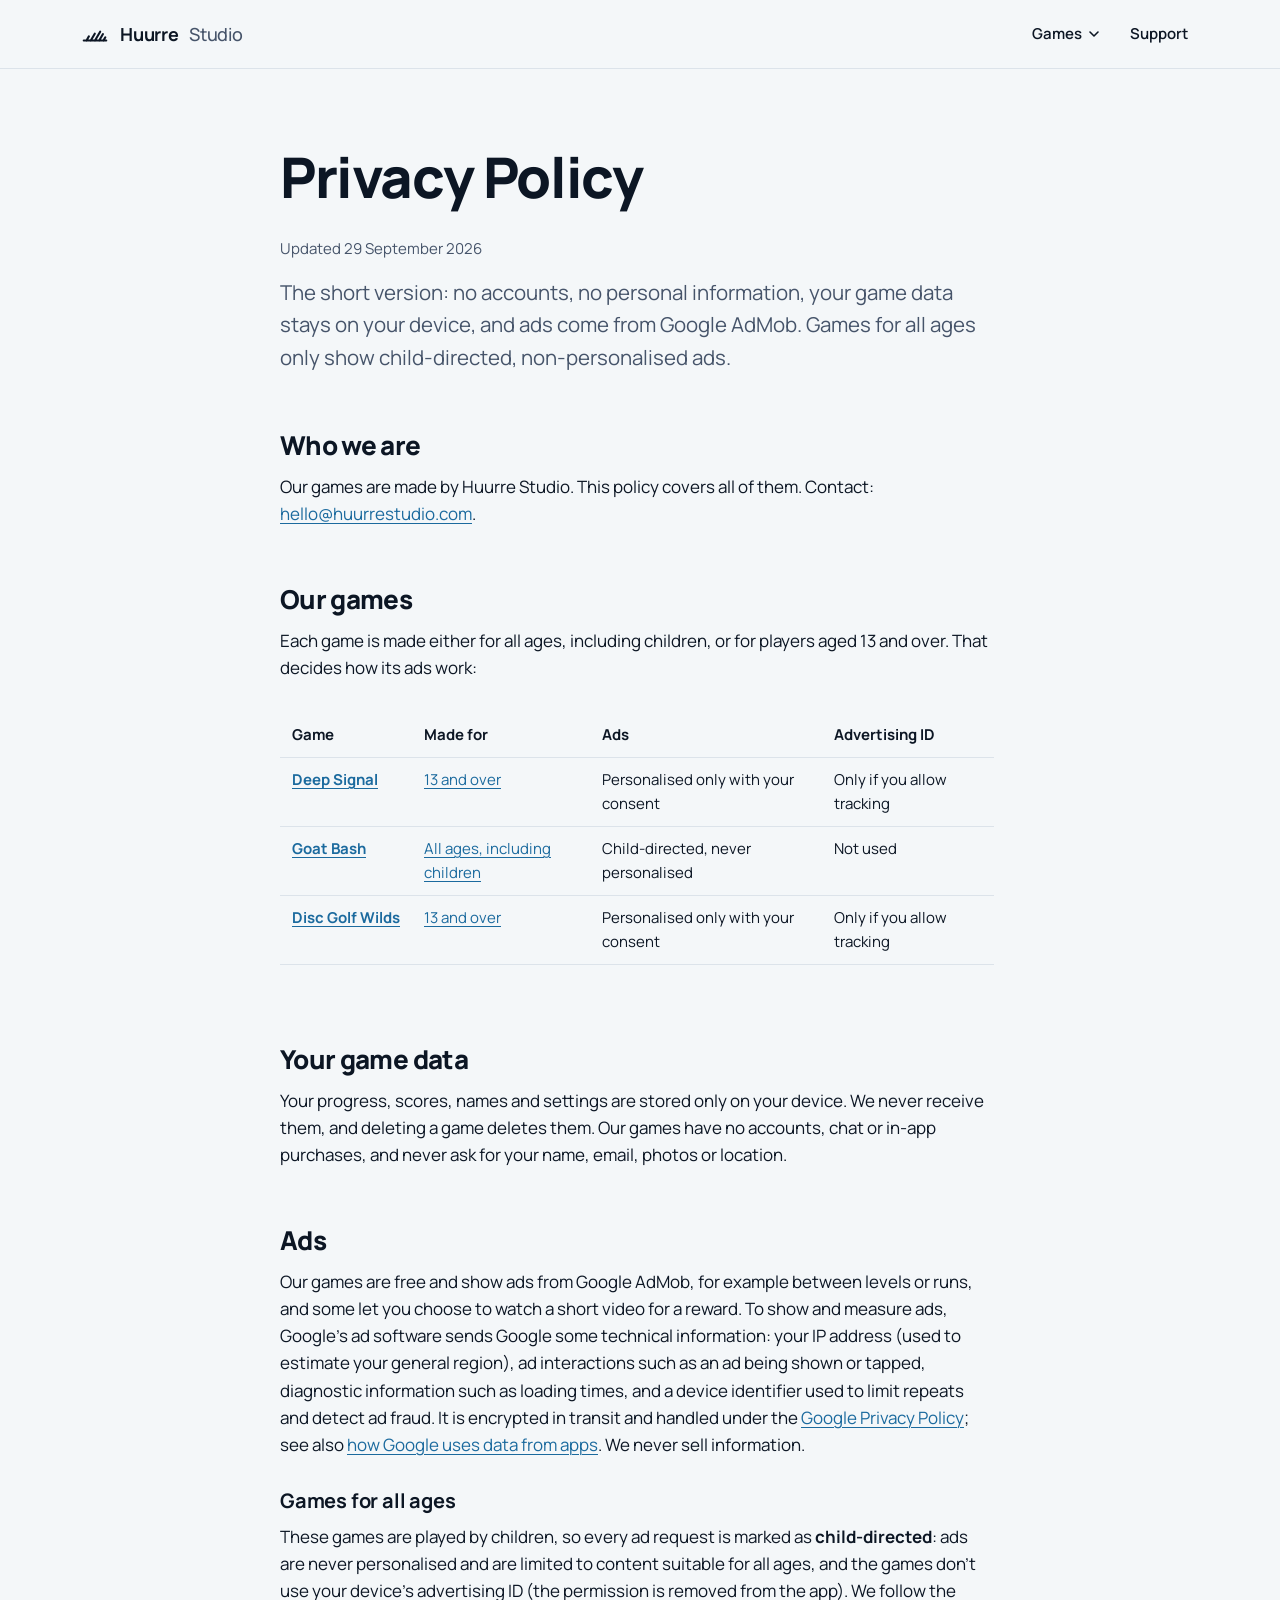
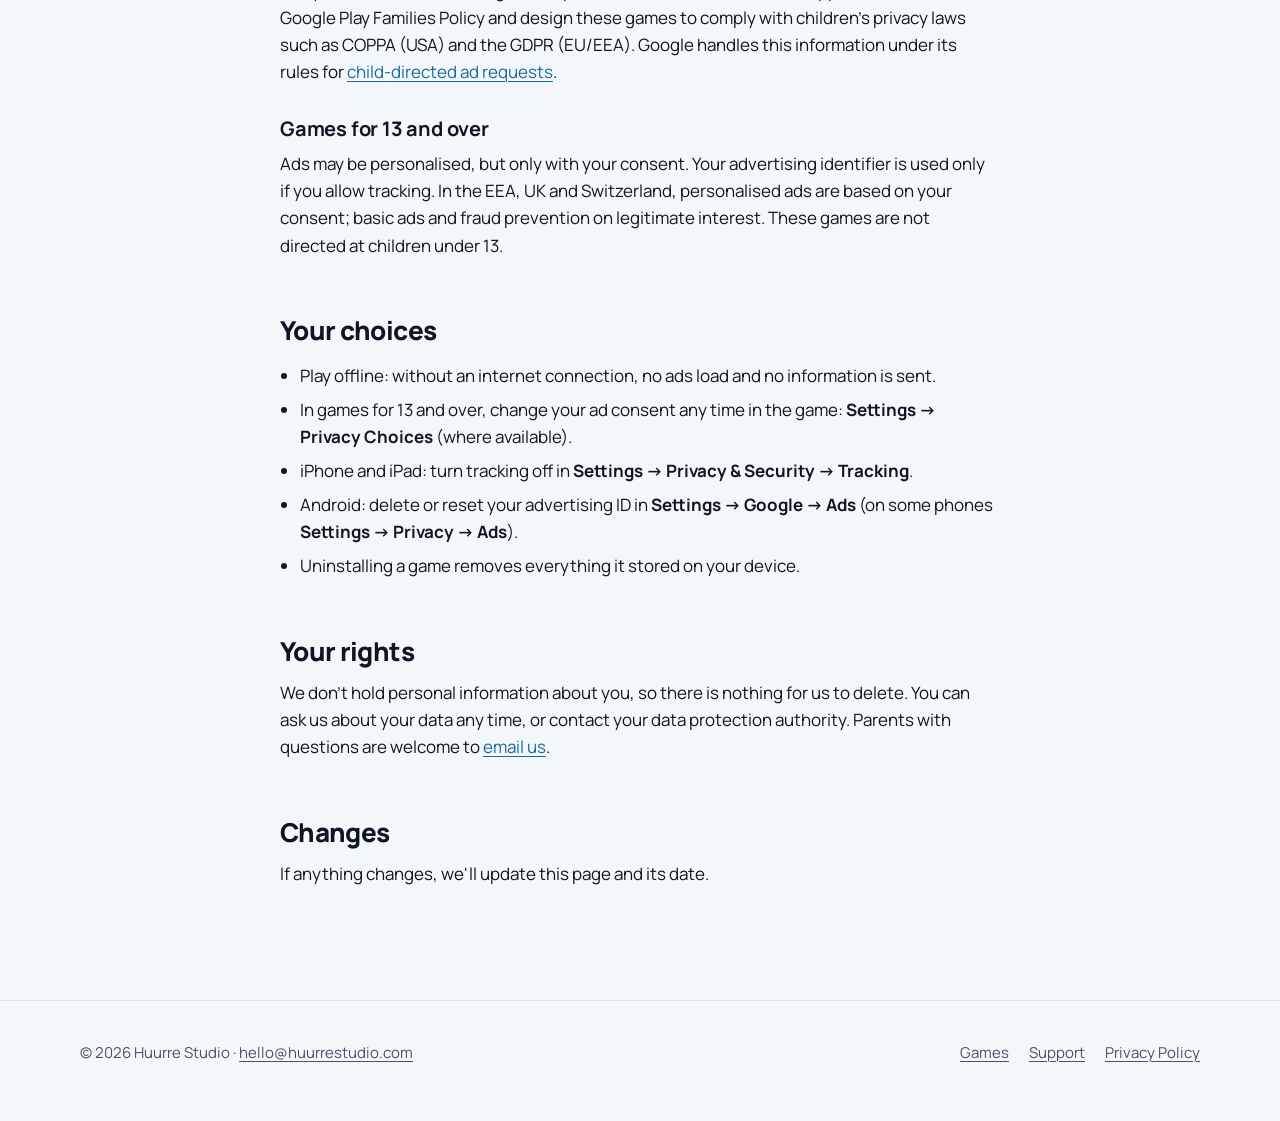
<file: privacy/index.html>
<!doctype html>
<html lang="en">
<head>
<meta charset="utf-8">
<meta name="viewport" content="width=device-width, initial-scale=1">
<title>Privacy Policy | Huurre Studio</title>
<meta name="description" content="How Huurre Studio games handle your information.">
<link rel="canonical" href="https://huurrestudio.com/privacy/">
<meta property="og:type" content="website">
<meta property="og:title" content="Privacy Policy | Huurre Studio">
<meta property="og:description" content="How Huurre Studio games handle your information.">
<meta property="og:image" content="https://huurrestudio.com/assets/og-image.png">
<meta name="twitter:card" content="summary_large_image">
<meta name="theme-color" content="#F4F7F9" media="(prefers-color-scheme: light)">
<meta name="theme-color" content="#0A111B" media="(prefers-color-scheme: dark)">
<link rel="icon" href="/favicon.svg" type="image/svg+xml">
<link rel="apple-touch-icon" href="/apple-touch-icon.png">
<link rel="preconnect" href="https://fonts.googleapis.com">
<link rel="preconnect" href="https://fonts.gstatic.com" crossorigin>
<link href="https://fonts.googleapis.com/css2?family=Fraunces:ital,opsz,wght@1,9..144,400&family=Lilita+One&family=Manrope:wght@400;500;600;700;800&family=Outfit:wght@900&family=Space+Grotesk:wght@700&display=swap" rel="stylesheet">
<link rel="stylesheet" href="/assets/site.css?v=d236c60b64">
<script src="/assets/site.js?v=861329c727" defer></script>
</head><body>
<a class="skip" href="#main">Skip to content</a>

<header class="site-header">
  <div class="wrap">
    <a class="brand" href="/" aria-label="Huurre Studio, home">
      <svg viewBox="0 0 64 64" fill="none" stroke="currentColor" stroke-width="4.5" stroke-linecap="round" aria-hidden="true"><path d="M8 46H56M14 46 19 37M23 46 31.5 31.3M32 46 43 27M41 46 49 32.1M50 46 54 39.1"/></svg>
      Huurre <span>Studio</span>
    </a>
    <nav class="nav" aria-label="Main">
      <details class="menu">
        <summary>Games <svg class="chev" viewBox="0 0 24 24" fill="none" stroke="currentColor" stroke-width="2.4" stroke-linecap="round" stroke-linejoin="round" aria-hidden="true"><path d="M6 9l6 6 6-6"/></svg></summary>
        <ul class="menu-list">
          <li><a href="/deep-signal/">
            <img src="/assets/deep-signal/icon.png" width="256" height="256" alt="">
            <span><strong>Deep Signal</strong><small>Space Shooter</small></span>
          </a></li>
          <li><a href="/goat-bash/">
            <img src="/assets/goat-bash/icon.png" width="256" height="256" alt="">
            <span><strong>Goat Bash</strong><small>Fjord Trolls</small></span>
          </a></li>
          <li><a href="/disc-golf-wilds/">
            <img src="/assets/disc-golf-wilds/icon.png" width="256" height="256" alt="">
            <span><strong>Disc Golf Wilds</strong><small>3D Disc Golf</small></span>
          </a></li>
          <li class="menu-all"><a href="/#games">All games</a></li>
        </ul>
      </details>
      <a href="/support/">Support</a>
    </nav>
  </div>
</header>

<main id="main">
  <div class="doc">
    <div class="wrap">
      <article class="prose">
        <h1>Privacy Policy</h1>
        <p class="meta">Updated 29 September 2026</p>
        <p class="lede">The short version: no accounts, no personal information, your game data stays on your device, and ads come from Google AdMob. Games for all ages only show child-directed, non-personalised ads.</p>

        <h2 id="who-we-are">Who we are</h2>
        <p>Our games are made by Huurre Studio. This policy covers all of them. Contact: <a href="mailto:hello@huurrestudio.com">hello@huurrestudio.com</a>.</p>

        <h2 id="games">Our games</h2>
        <p>Each game is made either for all ages, including children, or for players aged 13 and over. That decides how its ads work:</p>
        <div class="table-scroll">
        <table>
          <thead><tr><th scope="col">Game</th><th scope="col">Made for</th><th scope="col">Ads</th><th scope="col">Advertising ID</th></tr></thead>
          <tbody><tr><th scope="row"><a href="/deep-signal/">Deep Signal</a></th><td><a href="#teen-games">13 and over</a></td><td>Personalised only with your consent</td><td>Only if you allow tracking</td></tr><tr><th scope="row"><a href="/goat-bash/">Goat Bash</a></th><td><a href="#all-ages-games">All ages, including children</a></td><td>Child-directed, never personalised</td><td>Not used</td></tr><tr><th scope="row"><a href="/disc-golf-wilds/">Disc Golf Wilds</a></th><td><a href="#teen-games">13 and over</a></td><td>Personalised only with your consent</td><td>Only if you allow tracking</td></tr></tbody>
        </table>
        </div>

        <h2 id="game-data">Your game data</h2>
        <p>Your progress, scores, names and settings are stored only on your device. We never receive them, and deleting a game deletes them. Our games have no accounts, chat or in-app purchases, and never ask for your name, email, photos or location.</p>

        <h2 id="ads">Ads</h2>
        <p>Our games are free and show ads from Google AdMob, for example between levels or runs, and some let you choose to watch a short video for a reward. To show and measure ads, Google's ad software sends Google some technical information: your IP address (used to estimate your general region), ad interactions such as an ad being shown or tapped, diagnostic information such as loading times, and a device identifier used to limit repeats and detect ad fraud. It is encrypted in transit and handled under the <a href="https://policies.google.com/privacy">Google Privacy Policy</a>; see also <a href="https://policies.google.com/technologies/partner-sites">how Google uses data from apps</a>. We never sell information.</p>

        <h3 id="all-ages-games">Games for all ages</h3>
        <p>These games are played by children, so every ad request is marked as <strong>child-directed</strong>: ads are never personalised and are limited to content suitable for all ages, and the games don't use your device's advertising ID (the permission is removed from the app). We follow the Google Play Families Policy and design these games to comply with children's privacy laws such as COPPA (USA) and the GDPR (EU/EEA). Google handles this information under its rules for <a href="https://support.google.com/admob/answer/6223431">child-directed ad requests</a>.</p>

        <h3 id="teen-games">Games for 13 and over</h3>
        <p>Ads may be personalised, but only with your consent. Your advertising identifier is used only if you allow tracking. In the EEA, UK and Switzerland, personalised ads are based on your consent; basic ads and fraud prevention on legitimate interest. These games are not directed at children under 13.</p>

        <h2 id="choices">Your choices</h2>
        <ul>
          <li>Play offline: without an internet connection, no ads load and no information is sent.</li>
          <li>In games for 13 and over, change your ad consent any time in the game: <strong>Settings → Privacy Choices</strong> (where available).</li>
          <li>iPhone and iPad: turn tracking off in <strong>Settings → Privacy &amp; Security → Tracking</strong>.</li>
          <li>Android: delete or reset your advertising ID in <strong>Settings → Google → Ads</strong> (on some phones <strong>Settings → Privacy → Ads</strong>).</li>
          <li>Uninstalling a game removes everything it stored on your device.</li>
        </ul>

        <h2 id="rights">Your rights</h2>
        <p>We don't hold personal information about you, so there is nothing for us to delete. You can ask us about your data any time, or contact your data protection authority. Parents with questions are welcome to <a href="mailto:hello@huurrestudio.com">email us</a>.</p>

        <h2 id="changes">Changes</h2>
        <p>If anything changes, we'll update this page and its date.</p>
      </article>
    </div>
  </div>
</main>

<footer class="site-footer">
  <div class="wrap">
    <p style="margin:0">© 2026 Huurre Studio · <a href="mailto:hello@huurrestudio.com">hello@huurrestudio.com</a></p>
    <nav aria-label="Footer">
      <a href="/#games">Games</a>
      <a href="/support/">Support</a>
      <a href="/privacy/">Privacy Policy</a>
    </nav>
  </div>
</footer>
</body>
</html>
</file>
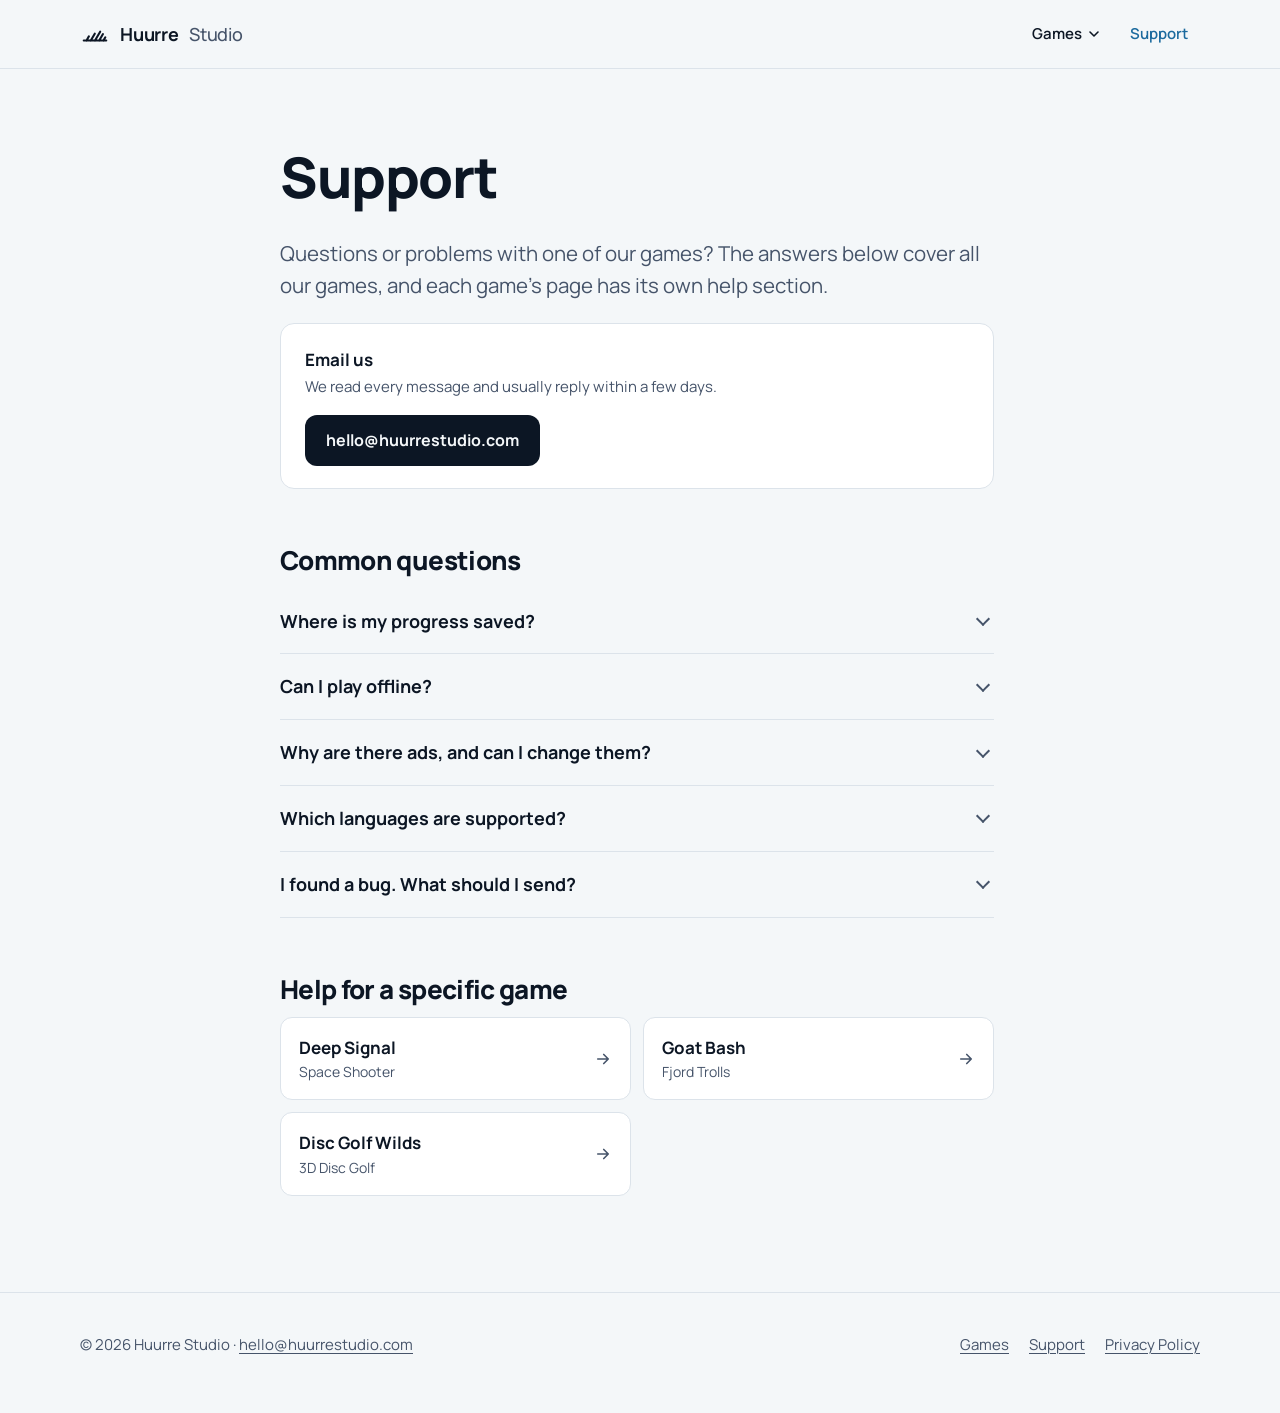
<file: support/index.html>
<!doctype html>
<html lang="en">
<head>
<meta charset="utf-8">
<meta name="viewport" content="width=device-width, initial-scale=1">
<title>Support | Huurre Studio</title>
<meta name="description" content="Help with Huurre Studio games: answers to common questions and how to contact us.">
<link rel="canonical" href="https://huurrestudio.com/support/">
<meta property="og:type" content="website">
<meta property="og:title" content="Support | Huurre Studio">
<meta property="og:description" content="Help with Huurre Studio games: answers to common questions and how to contact us.">
<meta property="og:image" content="https://huurrestudio.com/assets/og-image.png">
<meta name="twitter:card" content="summary_large_image">
<meta name="theme-color" content="#F4F7F9" media="(prefers-color-scheme: light)">
<meta name="theme-color" content="#0A111B" media="(prefers-color-scheme: dark)">
<link rel="icon" href="/favicon.svg" type="image/svg+xml">
<link rel="apple-touch-icon" href="/apple-touch-icon.png">
<link rel="preconnect" href="https://fonts.googleapis.com">
<link rel="preconnect" href="https://fonts.gstatic.com" crossorigin>
<link href="https://fonts.googleapis.com/css2?family=Fraunces:ital,opsz,wght@1,9..144,400&family=Lilita+One&family=Manrope:wght@400;500;600;700;800&family=Outfit:wght@900&family=Space+Grotesk:wght@700&display=swap" rel="stylesheet">
<link rel="stylesheet" href="/assets/site.css?v=d236c60b64">
<script src="/assets/site.js?v=861329c727" defer></script>
</head><body>
<a class="skip" href="#main">Skip to content</a>

<header class="site-header">
  <div class="wrap">
    <a class="brand" href="/" aria-label="Huurre Studio, home">
      <svg viewBox="0 0 64 64" fill="none" stroke="currentColor" stroke-width="4.5" stroke-linecap="round" aria-hidden="true"><path d="M8 46H56M14 46 19 37M23 46 31.5 31.3M32 46 43 27M41 46 49 32.1M50 46 54 39.1"/></svg>
      Huurre <span>Studio</span>
    </a>
    <nav class="nav" aria-label="Main">
      <details class="menu">
        <summary>Games <svg class="chev" viewBox="0 0 24 24" fill="none" stroke="currentColor" stroke-width="2.4" stroke-linecap="round" stroke-linejoin="round" aria-hidden="true"><path d="M6 9l6 6 6-6"/></svg></summary>
        <ul class="menu-list">
          <li><a href="/deep-signal/">
            <img src="/assets/deep-signal/icon.png" width="256" height="256" alt="">
            <span><strong>Deep Signal</strong><small>Space Shooter</small></span>
          </a></li>
          <li><a href="/goat-bash/">
            <img src="/assets/goat-bash/icon.png" width="256" height="256" alt="">
            <span><strong>Goat Bash</strong><small>Fjord Trolls</small></span>
          </a></li>
          <li><a href="/disc-golf-wilds/">
            <img src="/assets/disc-golf-wilds/icon.png" width="256" height="256" alt="">
            <span><strong>Disc Golf Wilds</strong><small>3D Disc Golf</small></span>
          </a></li>
          <li class="menu-all"><a href="/#games">All games</a></li>
        </ul>
      </details>
      <a href="/support/" aria-current="page">Support</a>
    </nav>
  </div>
</header>

<main id="main">
  <div class="doc">
    <div class="wrap">
      <article class="prose">
        <h1>Support</h1>
        <p class="lede">Questions or problems with one of our games? The answers below cover all our games, and each game's page has its own help section.</p>
        <div class="contact-card">
          <div><strong>Email us</strong><p>We read every message and usually reply within a few days.</p></div>
          <a class="btn btn-primary" href="mailto:hello@huurrestudio.com">hello@huurrestudio.com</a>
        </div>

        <h2 id="common">Common questions</h2>
        <div class="faq">
        <details>
          <summary>Where is my progress saved?</summary>
          <div><p>On your device. Our games have no accounts, so progress stays on the phone or tablet you play on, and deleting a game deletes it.</p></div>
        </details>
        <details>
          <summary>Can I play offline?</summary>
          <div><p>Yes. All our games work without an internet connection; ads just don't load while you're offline.</p></div>
        </details>
        <details>
          <summary>Why are there ads, and can I change them?</summary>
          <div><p>Ads keep our games free. Games for all ages only ever show family-friendly, non-personalised ads. In games for 13 and over, you choose whether ads are personalised: in the game under <strong>Settings → Privacy Choices</strong>, on iPhone under <strong>Settings → Privacy &amp; Security → Tracking</strong>, and on Android under <strong>Settings → Google → Ads</strong>. More in our <a href="/privacy/">privacy policy</a>.</p></div>
        </details>
        <details>
          <summary>Which languages are supported?</summary>
          <div><p>Our games are available in 12 languages (Disc Golf Wilds in 13, including Indonesian) and follow your device's language. You can also change it in the game's settings.</p></div>
        </details>
        <details>
          <summary>I found a bug. What should I send?</summary>
          <div><p>Email <a href="mailto:hello@huurrestudio.com">hello@huurrestudio.com</a> with the game's name, your phone or tablet model, and what happened. A screenshot helps. We usually reply within a few days.</p></div>
        </details>
      </div>

        <h2 id="game-help">Help for a specific game</h2>
        <ul class="link-list"><li><a href="/deep-signal/#help"><span><strong>Deep Signal</strong><small>Space Shooter</small></span><svg viewBox="0 0 24 24" fill="none" stroke="currentColor" stroke-width="2.2" stroke-linecap="round" stroke-linejoin="round" aria-hidden="true"><path d="M5 12h14M13 6l6 6-6 6"/></svg></a></li><li><a href="/goat-bash/#help"><span><strong>Goat Bash</strong><small>Fjord Trolls</small></span><svg viewBox="0 0 24 24" fill="none" stroke="currentColor" stroke-width="2.2" stroke-linecap="round" stroke-linejoin="round" aria-hidden="true"><path d="M5 12h14M13 6l6 6-6 6"/></svg></a></li><li><a href="/disc-golf-wilds/#help"><span><strong>Disc Golf Wilds</strong><small>3D Disc Golf</small></span><svg viewBox="0 0 24 24" fill="none" stroke="currentColor" stroke-width="2.2" stroke-linecap="round" stroke-linejoin="round" aria-hidden="true"><path d="M5 12h14M13 6l6 6-6 6"/></svg></a></li></ul>
      </article>
    </div>
  </div>
</main>

<footer class="site-footer">
  <div class="wrap">
    <p style="margin:0">© 2026 Huurre Studio · <a href="mailto:hello@huurrestudio.com">hello@huurrestudio.com</a></p>
    <nav aria-label="Footer">
      <a href="/#games">Games</a>
      <a href="/support/">Support</a>
      <a href="/privacy/">Privacy Policy</a>
    </nav>
  </div>
</footer>
</body>
</html>
</file>
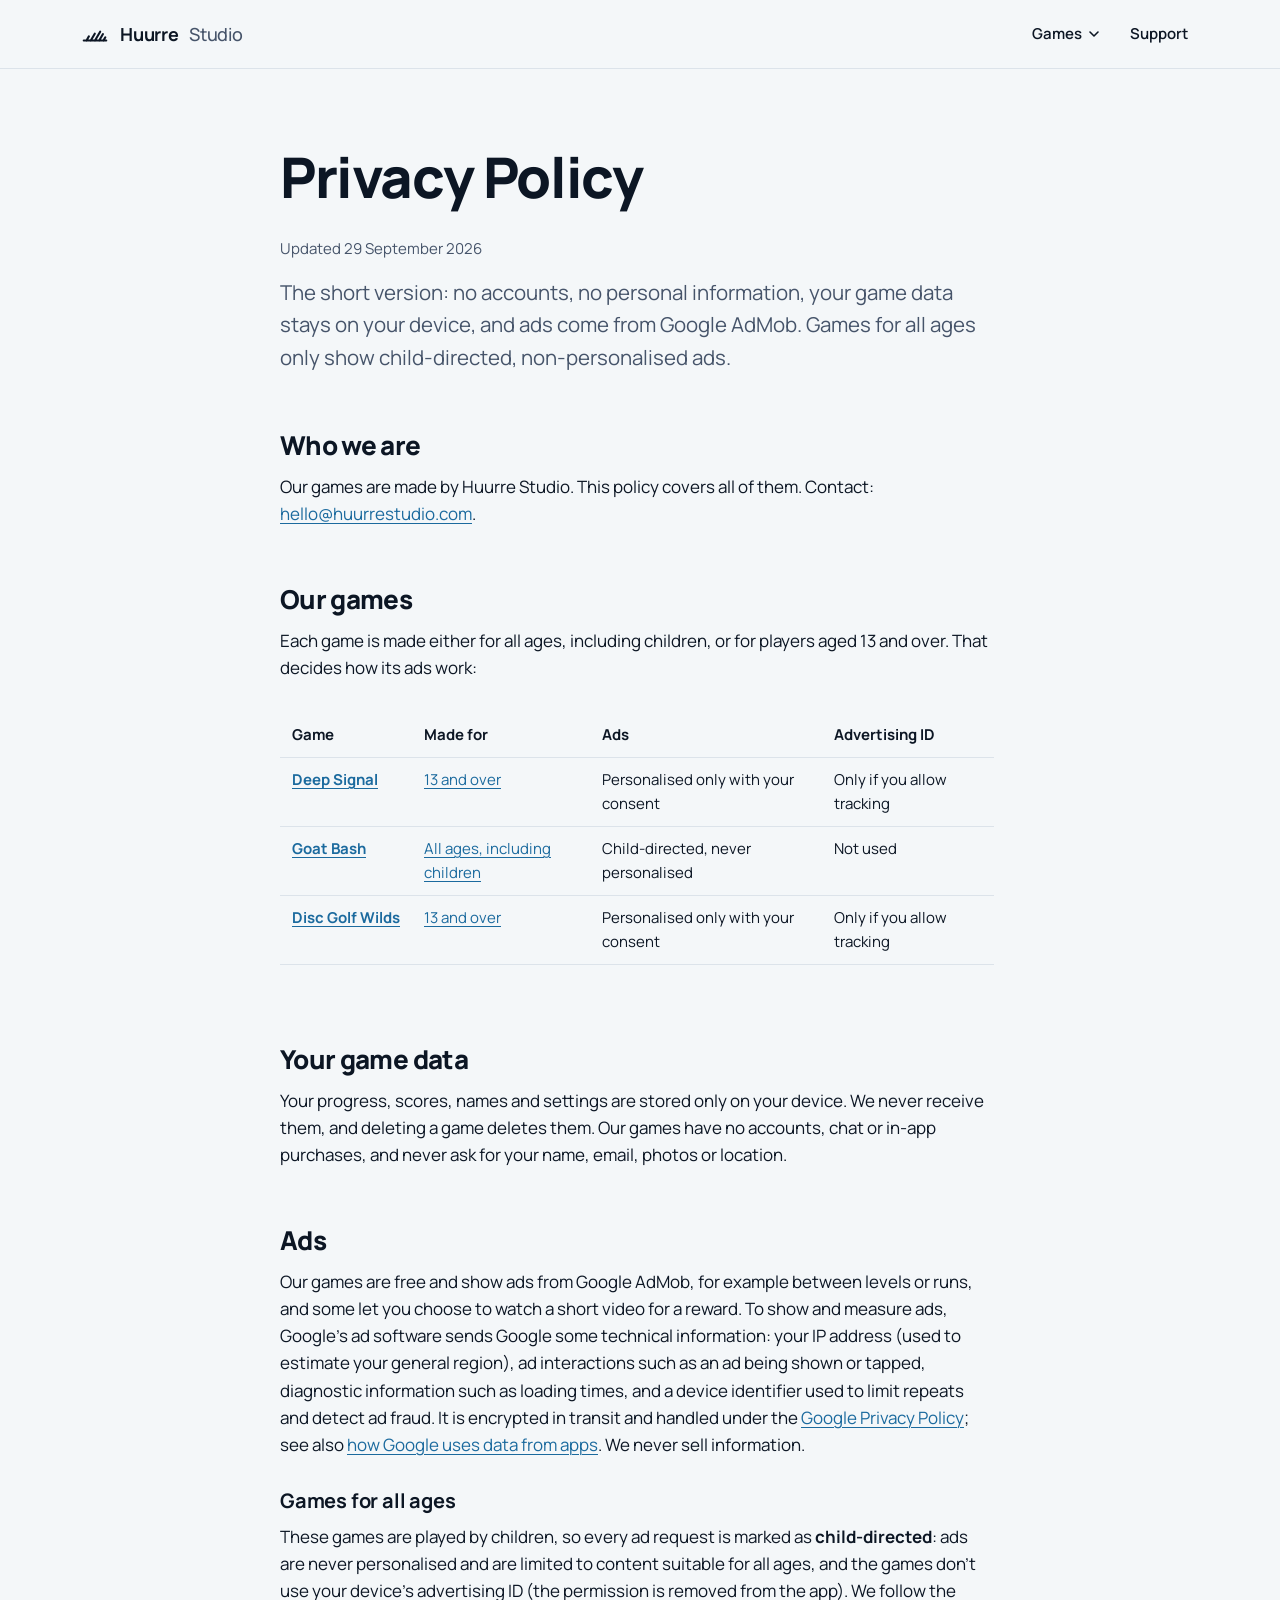
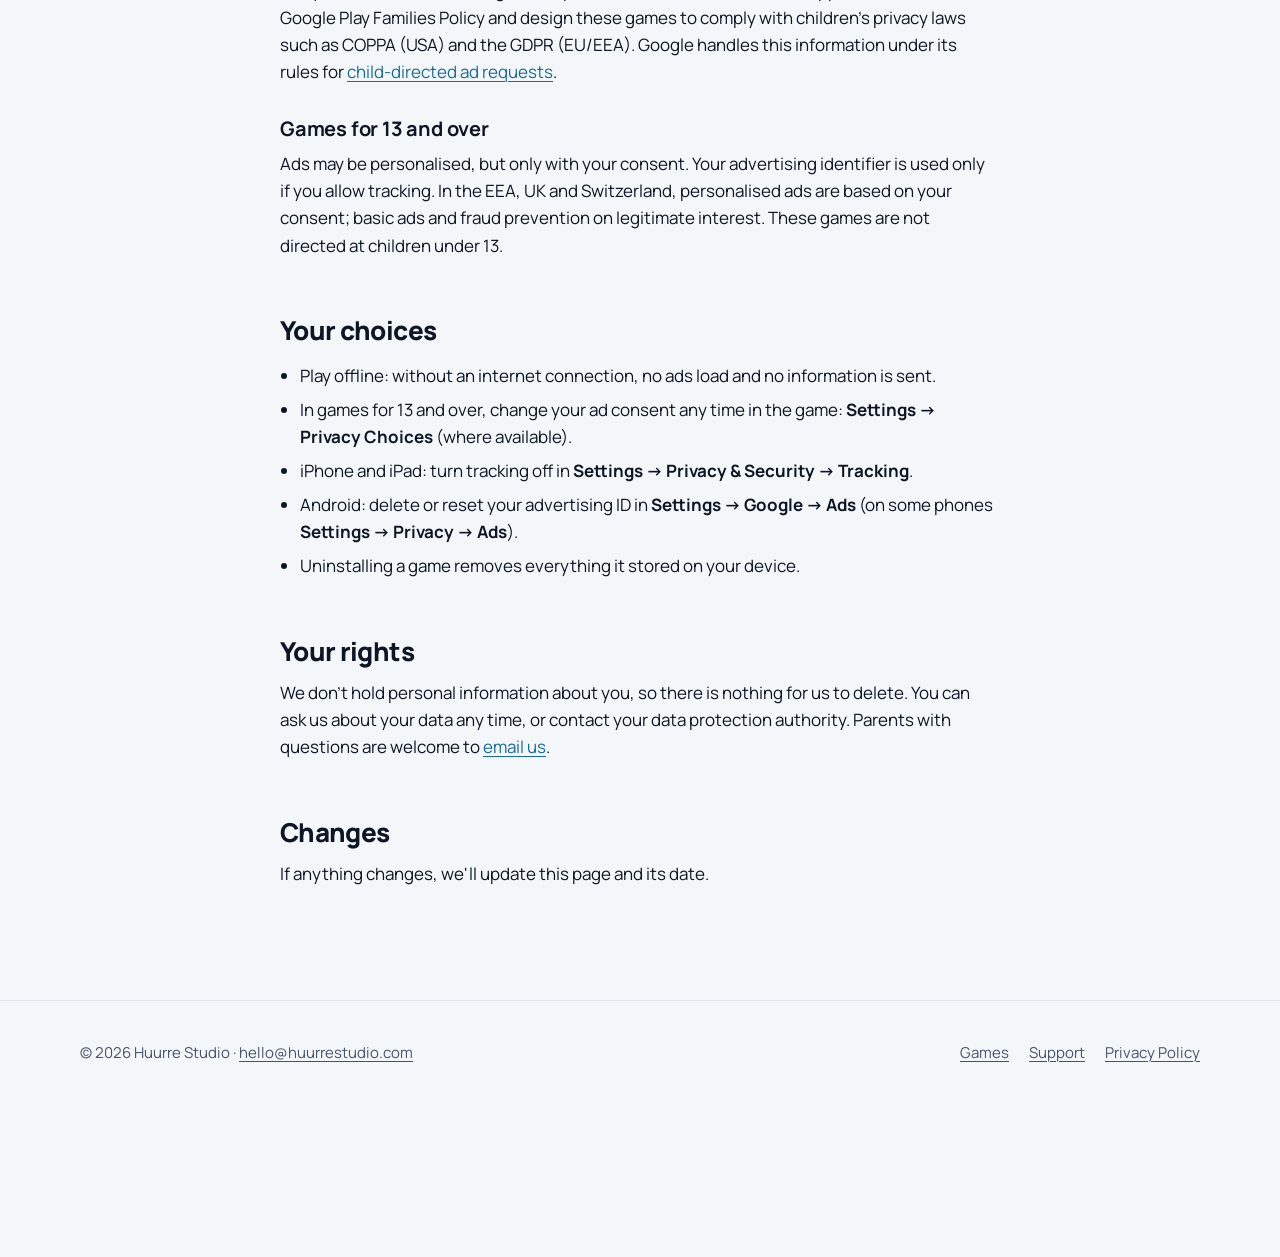
<file: goat-bash/privacy/index.html>
<!doctype html>
<html lang="en">
<head>
<meta charset="utf-8">
<title>Moved | Huurre Studio</title>
<meta name="robots" content="noindex">
<link rel="canonical" href="https://huurrestudio.com/privacy/">
<meta http-equiv="refresh" content="0; url=/privacy/#all-ages-games">
</head>
<body><p>This page has moved to <a href="/privacy/#all-ages-games">https://huurrestudio.com/privacy/#all-ages-games</a>.</p></body>
</html>
</file>
<file: assets/site.css>
/* Huurre Studio — shared styles
   Palette: frost paper, night ink, one cold-blue accent. Game banners
   switch to each game's own palette (see "game banner" below). */

:root {
  --bg: #F4F7F9;
  --surface: #FFFFFF;
  --ink: #0C1624;
  --ink-2: #46546A;       /* ≥ 7:1 on --bg */
  --line: #DCE3EA;
  --accent: #1B6A9E;      /* links & focus, ≥ 5.5:1 on --bg */
  --frost: #BFE3F5;
  --frost-ink: #0C1624;

  --radius: 14px;
  --wrap: 1120px;
  --font: "Manrope", system-ui, -apple-system, "Segoe UI", sans-serif;
  --serif: "Fraunces", Georgia, serif;
  color-scheme: light;
}
@media (prefers-color-scheme: dark) {
  :root:not([data-theme="light"]) {
    --bg: #0A111B;
    --surface: #111A26;
    --ink: #EEF4F8;
    --ink-2: #A2B0BF;
    --line: #1F2B3A;
    --accent: #8FD0F2;
    --frost: #BFE3F5;
    --frost-ink: #0A111B;
    color-scheme: dark;
  }
}

*, *::before, *::after { box-sizing: border-box; }
html { -webkit-text-size-adjust: 100%; scroll-behavior: smooth; }
@media (prefers-reduced-motion: reduce) { html { scroll-behavior: auto; } }
body {
  margin: 0;
  background: var(--bg);
  color: var(--ink);
  font: 400 17px/1.6 var(--font);
  -webkit-font-smoothing: antialiased;
}
img { max-width: 100%; height: auto; display: block; }
a { color: var(--accent); text-underline-offset: 3px; text-decoration-thickness: 1px; }
a:hover { text-decoration-thickness: 2px; }
:focus-visible { outline: 3px solid var(--accent); outline-offset: 3px; border-radius: 4px; }

.wrap { width: min(var(--wrap), 100% - 40px); margin-inline: auto; }
.skip {
  position: absolute; left: 16px; top: -60px; z-index: 10;
  background: var(--ink); color: var(--bg); padding: 10px 14px; border-radius: 8px;
}
.skip:focus { top: 12px; }

/* ---------- header ---------- */
.site-header { border-bottom: 1px solid var(--line); }
.site-header .wrap { display: flex; align-items: center; justify-content: space-between; gap: 16px; min-height: 68px; }
.brand { display: inline-flex; align-items: center; gap: 10px; color: var(--ink); text-decoration: none; font-weight: 700; letter-spacing: -0.01em; font-size: 18px; }
.brand svg { width: 30px; height: 30px; }
.brand span { font-weight: 500; color: var(--ink-2); }
.nav { display: flex; gap: 4px; flex-wrap: wrap; }
.nav a { color: var(--ink); text-decoration: none; font-weight: 600; font-size: 15px; padding: 10px 12px; border-radius: 10px; }
.nav a:hover { background: var(--line); }
.nav a[aria-current="page"] { color: var(--accent); }
.nav { flex-wrap: nowrap; }
@media (max-width: 560px) { .brand span { display: none; } .nav { gap: 0; } .nav a { padding: 10px 7px; font-size: 14px; white-space: nowrap; } }
@media (max-width: 360px) { .site-header .wrap { gap: 8px; } .nav a { padding: 10px 5px; } }

/* ---------- type ---------- */
h1, h2, h3 { line-height: 1.12; letter-spacing: -0.025em; margin: 0 0 0.5em; }
h1 { font-size: clamp(40px, 6.4vw, 76px); font-weight: 800; }
h2 { font-size: clamp(30px, 3.8vw, 44px); font-weight: 800; }
h3 { font-size: 20px; font-weight: 700; letter-spacing: -0.01em; }
p { margin: 0 0 1em; }
.lede { font-size: clamp(18px, 1.6vw, 21px); color: var(--ink-2); max-width: 36em; }
.eyebrow { font-size: 13px; font-weight: 700; letter-spacing: 0.12em; text-transform: uppercase; color: var(--ink-2); margin-bottom: 14px; }

/* ---------- buttons ---------- */
.btns { display: flex; flex-wrap: wrap; gap: 12px; margin-top: 28px; }
.btn {
  display: inline-flex; align-items: center; gap: 10px; min-height: 48px;
  padding: 12px 20px; border-radius: 12px; font-weight: 700; font-size: 16px;
  text-decoration: none; border: 1.5px solid transparent;
}
.btn-primary { background: var(--ink); color: var(--bg); }
.btn-primary:hover { background: var(--accent); color: #fff; }
.btn-ghost { border-color: var(--line); color: var(--ink); }
.btn-ghost:hover { border-color: var(--ink-2); }
.btn svg { width: 18px; height: 18px; }

/* ---------- hero ---------- */
.hero { padding: clamp(56px, 9vw, 120px) 0 clamp(48px, 7vw, 96px); position: relative; overflow: hidden; }
.hero .wrap { display: grid; grid-template-columns: 1.25fr 1fr; gap: 48px; align-items: center; }
@media (max-width: 860px) { .hero .wrap { grid-template-columns: 1fr; gap: 32px; } .hero-art { order: -1; max-width: 300px; } }

.definition {
  border-left: 2px solid var(--frost);
  padding: 2px 0 2px 16px; margin-bottom: 32px; max-width: 30em;
}
.definition .term { font-weight: 700; font-size: 15px; letter-spacing: 0.02em; }
.definition .term em { font-style: normal; font-weight: 500; color: var(--ink-2); }
.definition p { font-family: var(--serif); font-style: italic; font-size: 19px; line-height: 1.5; color: var(--ink-2); margin: 4px 0 0; }

.hero-art { color: var(--ink); }
.hero-art svg { width: 100%; height: auto; overflow: visible; }
.hero-art .twig { stroke: currentColor; }
.hero-art .needle { stroke: var(--accent); stroke-dasharray: 120; stroke-dashoffset: 120; animation: grow 1.4s cubic-bezier(.2,.7,.2,1) forwards; }
.hero-art .needle:nth-of-type(2) { animation-delay: .15s; }
.hero-art .needle:nth-of-type(3) { animation-delay: .3s; }
.hero-art .needle:nth-of-type(4) { animation-delay: .45s; }
.hero-art .needle:nth-of-type(5) { animation-delay: .6s; }
.hero-art .needle:nth-of-type(6) { animation-delay: .75s; }
.hero-art .crystal { fill: var(--accent); opacity: 0; animation: appear .8s ease-out 1.4s forwards; }
@keyframes grow { to { stroke-dashoffset: 0; } }
@keyframes appear { to { opacity: .55; } }
@media (prefers-reduced-motion: reduce) {
  .hero-art .needle { animation: none; stroke-dashoffset: 0; }
  .hero-art .crystal { animation: none; opacity: .55; }
}

/* ---------- sections ---------- */
section { padding: clamp(56px, 8vw, 104px) 0; }
.section-head { max-width: 40em; margin-bottom: 40px; }
section.flush-top { padding-top: 0; }
.rule { border: 0; border-top: 1px solid var(--line); margin: 0; }

/* ---------- game banner: one component for every game ----------
   Structure and sizes are shared; each game sets only its colours and
   title font in a theme block (.game--<slug>) below. */
.game-list { display: grid; gap: 28px; }
.game {
  --g-bg: #0C1624; --g-ink: #fff; --g-dim: rgba(255,255,255,.78); --g-accent: #BFE3F5; --g-accent-ink: #0C1624;
  --g-line: rgba(255,255,255,.22); --g-title-font: var(--font);
  background: var(--g-bg); color: var(--g-ink);
  border-radius: 24px; overflow: hidden; position: relative; isolation: isolate;
  display: grid; grid-template-columns: 1fr 1.1fr; gap: 32px; align-items: center;
  padding: clamp(28px, 5vw, 64px);
}
@media (max-width: 860px) { .game { grid-template-columns: 1fr; } }
.game::before { content: ""; position: absolute; inset: 0; z-index: -1; }
.game-icon { width: 76px; height: 76px; border-radius: 18px; margin-bottom: 20px; box-shadow: 0 10px 24px -8px rgba(0,0,0,.5); }
.game .eyebrow { color: var(--g-accent); }
.game-title {
  font-family: var(--g-title-font); font-size: clamp(48px, 6.4vw, 84px); line-height: .92; letter-spacing: -.01em;
  margin: 0; color: var(--g-title, var(--g-ink));
}
.game-sub { margin: 12px 0 18px; font-weight: 800; font-size: 15px; letter-spacing: .12em; text-transform: uppercase; color: var(--g-accent); }
.game p { color: var(--g-dim); max-width: 32em; }
.game a { color: var(--g-accent); }
.chips { list-style: none; padding: 0; margin: 20px 0 0; display: flex; flex-wrap: wrap; gap: 8px; }
.chips li { border: 1px solid var(--g-line); padding: 6px 12px; border-radius: 999px; font-size: 14px; font-weight: 600; color: var(--g-ink); }
.game .btn-primary { background: var(--g-accent); color: var(--g-accent-ink); }
.game .btn-primary:hover { filter: brightness(1.1); background: var(--g-accent); color: var(--g-accent-ink); }
.game :focus-visible { outline-color: var(--g-accent); }
.badge-soon {
  display: inline-flex; align-items: center; gap: 10px; min-height: 48px; padding: 8px 16px;
  border-radius: 12px; border: 1.5px solid var(--g-line); color: var(--g-ink); font-weight: 700; font-size: 15px;
}
.badge-soon svg { width: 20px; height: 20px; }
.badge-soon small { display: block; font-weight: 500; font-size: 12px; color: var(--g-dim); line-height: 1.2; }
/* once a game is out, the badge becomes a link to its store page */
a.badge-store { text-decoration: none; background: rgba(255,255,255,.06); transition: background .15s, border-color .15s; }
a.badge-store:hover { background: rgba(255,255,255,.12); border-color: var(--g-accent); color: var(--g-ink); }
a.badge-store svg { color: var(--g-accent); }

/* screenshots in device frames: three portrait phones, or two landscape phones overlapping */
.shot { background: #151c29; padding: 6px; border-radius: 26px; box-shadow: 0 30px 60px -20px rgba(0,0,0,.6), 0 0 0 1px rgba(255,255,255,.08) inset; }
.shot img { border-radius: 21px; object-fit: cover; }
.shots--portrait { display: flex; justify-content: center; align-items: flex-end; gap: clamp(8px, 2vw, 20px); padding: 8px 0; }
.shots--portrait .shot { width: 31%; max-width: 230px; }
.shots--portrait .shot img { aspect-ratio: 720 / 1558; }
.shots--portrait .shot:nth-child(2) { transform: translateY(-28px); }
.shots--landscape { position: relative; padding: 8px 0 12%; }
.shots--landscape .shot { border-radius: 22px; }
.shots--landscape .shot img { aspect-ratio: 1280 / 600; border-radius: 17px; }
.shots--landscape .shot + .shot { position: absolute; width: 62%; right: -4%; bottom: 0; }
@media (max-width: 480px) {
  .shot { padding: 4px; border-radius: 18px; } .shot img { border-radius: 14px; }
  .shots--landscape { padding-bottom: 0; } .shots--landscape .shot + .shot { display: none; }
}

/* themes */
.game--deep-signal { --g-bg: #060D1A; --g-ink: #EAF4F1; --g-dim: rgba(234,244,241,.74); --g-accent: #2EC8FF; --g-accent-ink: #03131F;
  --g-line: rgba(234,244,241,.2); --g-title-font: "Space Grotesk", var(--font); }
.game--deep-signal .game-title { text-transform: uppercase; letter-spacing: -.02em; }
.game--deep-signal::before { /* faint grid like the game's arena */
  background-image: linear-gradient(rgba(46,200,255,.05) 1px, transparent 1px), linear-gradient(90deg, rgba(46,200,255,.05) 1px, transparent 1px);
  background-size: 44px 44px; mask-image: radial-gradient(ellipse at 70% 50%, #000 30%, transparent 75%);
}
.game--goat-bash { --g-bg: linear-gradient(165deg, #3E9BD6 0%, #1E6CA3 55%, #144B78 100%); --g-ink: #fff; --g-dim: rgba(255,255,255,.88);
  --g-accent: #FFC83D; --g-accent-ink: #3A2414; --g-line: rgba(255,255,255,.35); --g-title-font: "Lilita One", var(--font); --g-title: #FFC83D; }
.game--goat-bash .game-title { font-weight: 400; letter-spacing: .01em; -webkit-text-stroke: .12em #3A2414; paint-order: stroke fill; text-shadow: 0 .06em 0 #3A2414; }
.game--disc-golf-wilds { --g-bg: linear-gradient(165deg, #2F6B4F 0%, #1D4A39 50%, #14382B 100%); --g-ink: #FFF8EA; --g-dim: rgba(255,248,234,.8);
  --g-accent: #FF6A1F; --g-accent-ink: #fff; --g-line: rgba(255,248,234,.22); --g-title-font: "Outfit", var(--font); --g-title: #FFF1D6; }
.game--disc-golf-wilds .game-title { font-weight: 900; letter-spacing: -.01em; text-shadow: 0 .04em .18em rgba(0,0,0,.3); }
.game--disc-golf-wilds::before { /* a faint flight line arcing behind the screenshots */
  background-image: radial-gradient(circle at 76% 34%, transparent 0 31%, rgba(255,177,122,.16) 31.3% 31.8%, transparent 32.1%);
  mask-image: radial-gradient(ellipse at 72% 40%, #000 25%, transparent 70%);
}
.game--goat-bash::before { /* soft sunburst behind the screenshots */
  background-image: repeating-conic-gradient(from 0deg at 72% 38%, rgba(255,214,110,.10) 0deg 9deg, transparent 9deg 18deg);
  mask-image: radial-gradient(ellipse at 72% 40%, #000 20%, transparent 70%);
}

/* ---------- header Games menu (scales with any number of games) ---------- */
.menu { position: relative; }
.menu summary {
  list-style: none; cursor: pointer; display: inline-flex; align-items: center; gap: 4px;
  color: var(--ink); font-weight: 600; font-size: 15px; padding: 10px 12px; border-radius: 10px;
}
.menu summary::-webkit-details-marker { display: none; }
.menu summary:hover, .menu[open] summary { background: var(--line); }
.menu summary.is-current { color: var(--accent); }
.menu .chev { width: 16px; height: 16px; transition: transform .15s; }
.menu[open] .chev { transform: rotate(180deg); }
.menu-list {
  position: absolute; right: 0; top: calc(100% + 6px); z-index: 20; min-width: 260px; max-height: 70vh; overflow-y: auto;
  list-style: none; margin: 0; padding: 8px; background: var(--surface); border: 1px solid var(--line); border-radius: 14px;
  box-shadow: 0 18px 40px -12px rgba(12,22,36,.25);
}
.menu-list a { display: flex; align-items: center; gap: 12px; padding: 8px 10px; border-radius: 10px; color: var(--ink); text-decoration: none; }
.menu-list a:hover { background: var(--bg); }
.menu-list a[aria-current="page"] strong { color: var(--accent); }
.menu-list img { width: 36px; height: 36px; border-radius: 9px; }
.menu-list small { display: block; color: var(--ink-2); font-size: 13px; line-height: 1.3; }
.menu-list strong { font-size: 15px; line-height: 1.3; }
.menu-list .menu-all { border-top: 1px solid var(--line); margin-top: 6px; padding-top: 6px; }
.menu-list .menu-all a { font-weight: 600; font-size: 15px; }
@media (prefers-reduced-motion: reduce) { .menu .chev { transition: none; } }

/* ---------- game pages: same calm layout as the home page ---------- */
.game-hero { padding: clamp(32px, 5vw, 64px) 0 clamp(16px, 2vw, 24px); }
.game-hero .wrap { grid-template-columns: 1.3fr 1fr; }
.crumbs { font-size: 14px; color: var(--ink-2); margin-bottom: 22px; }
.crumbs a { color: var(--ink-2); }
.game-page-sub { margin: -6px 0 16px; font-weight: 800; font-size: 15px; letter-spacing: .12em; text-transform: uppercase; color: var(--accent); }
.chips--plain li { border-color: var(--line); color: var(--ink); background: var(--surface); }
.badge-soon--plain { border-color: var(--line); color: var(--ink); }
.badge-soon--plain small { color: var(--ink-2); }
a.badge-store.badge-soon--plain { background: var(--frost); border-color: var(--frost); color: var(--frost-ink); }
a.badge-store.badge-soon--plain small { color: var(--frost-ink); opacity: .75; }
a.badge-store.badge-soon--plain svg { color: var(--frost-ink); }
a.badge-store.badge-soon--plain:hover { filter: brightness(1.06); border-color: var(--accent); }
.game-art {
  position: relative; isolation: isolate; overflow: hidden; border-radius: 28px; aspect-ratio: 5 / 4;
  display: grid; place-items: center; background: var(--g-bg); max-width: 460px; justify-self: end; width: 100%;
}
.game-art::before { content: ""; position: absolute; inset: 0; z-index: -1; }
.game-art img { width: 46%; border-radius: 22%; box-shadow: 0 24px 50px -18px rgba(0,0,0,.6); }
@media (max-width: 860px) { .game-hero .wrap { grid-template-columns: 1fr; } .game-art { order: -1; max-width: none; aspect-ratio: 2 / 1; } .game-art img { width: 30%; } }

section.band { padding: clamp(36px, 5vw, 64px) 0; }
section.band h2 { font-size: clamp(24px, 2.6vw, 30px); margin-bottom: 20px; }
.wrap.narrow > * { max-width: 780px; }   /* left-aligned like the other sections, with a readable line length */
.gallery {
  list-style: none; margin: 0; display: flex; gap: 16px; overflow-x: auto; scroll-snap-type: x mandatory;
  padding: 4px max(20px, calc((100% - var(--wrap)) / 2)) 16px; scroll-padding-inline: max(20px, calc((100% - var(--wrap)) / 2));
}
.gallery li { flex: none; scroll-snap-align: start; }
.gallery img { height: clamp(240px, 32vw, 380px); width: auto; border-radius: 16px; border: 1px solid var(--line); box-shadow: 0 12px 28px -14px rgba(12,22,36,.35); }
.gallery:focus-visible { outline-offset: -3px; }
.details { margin: 20px 0 0; background: var(--surface); border: 1px solid var(--line); border-radius: var(--radius); padding: 8px 28px; }
.details div { display: grid; grid-template-columns: 9em 1fr; gap: 12px; padding: 12px 0; border-bottom: 1px solid var(--line); }
.details div:last-child { border-bottom: 0; }
.details dt { font-weight: 700; }
.details dd { margin: 0; color: var(--ink-2); }
@media (max-width: 480px) { .details { padding: 4px 18px; } .details div { grid-template-columns: 1fr; gap: 2px; } }
.mini-games { display: flex; flex-wrap: wrap; gap: 16px; }
.mini-game { display: flex; align-items: center; gap: 14px; padding: 14px 22px 14px 14px; background: var(--surface); border: 1px solid var(--line); border-radius: var(--radius); color: var(--ink); text-decoration: none; }
.mini-game:hover { border-color: var(--ink-2); }
.mini-game img { width: 56px; height: 56px; border-radius: 13px; }
.mini-game small { display: block; color: var(--ink-2); font-size: 14px; }

/* ---------- support ---------- */
.contact-card { display: flex; flex-wrap: wrap; align-items: center; justify-content: space-between; gap: 16px 24px; background: var(--surface); border: 1px solid var(--line); border-radius: var(--radius); padding: 22px 24px; margin: 8px 0 8px; }
.contact-card p { margin: 2px 0 0; color: var(--ink-2); font-size: 15px; }
.link-list { list-style: none; padding: 0 !important; margin: 0; display: grid; grid-template-columns: repeat(auto-fill, minmax(240px, 1fr)); gap: 12px; }
.link-list li { margin: 0 !important; }
.link-list a { display: flex; align-items: center; justify-content: space-between; gap: 12px; padding: 16px 18px; background: var(--surface); border: 1px solid var(--line); border-radius: 12px; color: var(--ink); text-decoration: none; }
.link-list a:hover { border-color: var(--ink-2); }
.link-list small { display: block; color: var(--ink-2); font-size: 14px; }
.link-list svg { width: 18px; height: 18px; flex: none; color: var(--ink-2); }

/* ---------- principles ---------- */
.grid-3 { display: grid; grid-template-columns: repeat(3, 1fr); gap: 20px; }
@media (max-width: 860px) { .grid-3 { grid-template-columns: 1fr; } }
.card { background: var(--surface); border: 1px solid var(--line); border-radius: var(--radius); padding: 28px; }
.card .num { font-weight: 800; font-size: 14px; color: var(--accent); letter-spacing: .08em; margin-bottom: 18px; display: block; }
.card p { color: var(--ink-2); margin: 0; }

/* ---------- long-form documents (privacy, support) ---------- */
.doc { padding: clamp(40px, 6vw, 80px) 0 96px; }
.doc .wrap { max-width: 720px; }
.toc { position: sticky; top: 24px; align-self: start; font-size: 15px; }
.toc p { font-weight: 700; margin-bottom: 8px; }
.toc ol { list-style: none; padding: 0; margin: 0; border-left: 1px solid var(--line); }
.toc a { display: block; padding: 5px 0 5px 14px; color: var(--ink-2); text-decoration: none; }
.toc a:hover { color: var(--ink); }
.side { position: sticky; top: 24px; align-self: start; }
.side > p { font-weight: 700; margin-bottom: 8px; }
@media (max-width: 860px) { .toc, .side { position: static; } }
.prose { max-width: 42em; }
.prose h1 { font-size: clamp(36px, 5vw, 56px); }
.prose h2 { font-size: 26px; margin-top: 2.2em; scroll-margin-top: 24px; }
.prose h3 { margin-top: 1.6em; }
.prose ul { padding-left: 1.2em; }
.prose li { margin-bottom: .4em; }
.prose table { width: 100%; border-collapse: collapse; font-size: 15px; margin: 1em 0 1.5em; }
.prose th, .prose td { text-align: left; vertical-align: top; padding: 10px 12px; border-bottom: 1px solid var(--line); }
.prose th { font-weight: 700; }
.prose .meta { color: var(--ink-2); font-size: 15px; }
.note { background: var(--surface); border: 1px solid var(--line); border-left: 3px solid var(--accent); border-radius: 10px; padding: 16px 18px; margin: 1.2em 0; }
.table-scroll { overflow-x: auto; }
.prose tbody th { white-space: nowrap; }

/* FAQ */
.faq details { border-bottom: 1px solid var(--line); }
.faq summary {
  cursor: pointer; list-style: none; font-weight: 700; font-size: 18px; padding: 18px 36px 18px 0; position: relative;
}
.faq summary::-webkit-details-marker { display: none; }
.faq summary::after {
  content: ""; position: absolute; right: 6px; top: 50%; width: 10px; height: 10px;
  border-right: 2px solid var(--ink-2); border-bottom: 2px solid var(--ink-2);
  transform: translateY(-70%) rotate(45deg); transition: transform .2s;
}
.faq details[open] summary::after { transform: translateY(-30%) rotate(-135deg); }
.faq details > div { padding: 0 0 18px; color: var(--ink-2); }
@media (prefers-reduced-motion: reduce) { .faq summary::after { transition: none; } }

/* ---------- footer ---------- */
.site-footer { border-top: 1px solid var(--line); padding: 40px 0 56px; font-size: 15px; color: var(--ink-2); }
.site-footer .wrap { display: flex; flex-wrap: wrap; gap: 20px 40px; justify-content: space-between; align-items: center; }
.site-footer nav { display: flex; flex-wrap: wrap; gap: 8px 20px; }
.site-footer a { color: var(--ink-2); }
.site-footer a:hover { color: var(--ink); }

/* Placeholders the owner must fill in before publishing */
mark.todo { background: #FFE58A; color: #3A2E00; padding: 0 4px; border-radius: 4px; font-weight: 600; }

.page-top { padding-top: clamp(24px, 4vw, 48px); }
.small-print { margin-top: 28px; color: var(--ink-2); font-size: 15px; }
.card h3 { margin-bottom: .3em; }

.email-btn { margin: 0 0 40px; }
</file>
